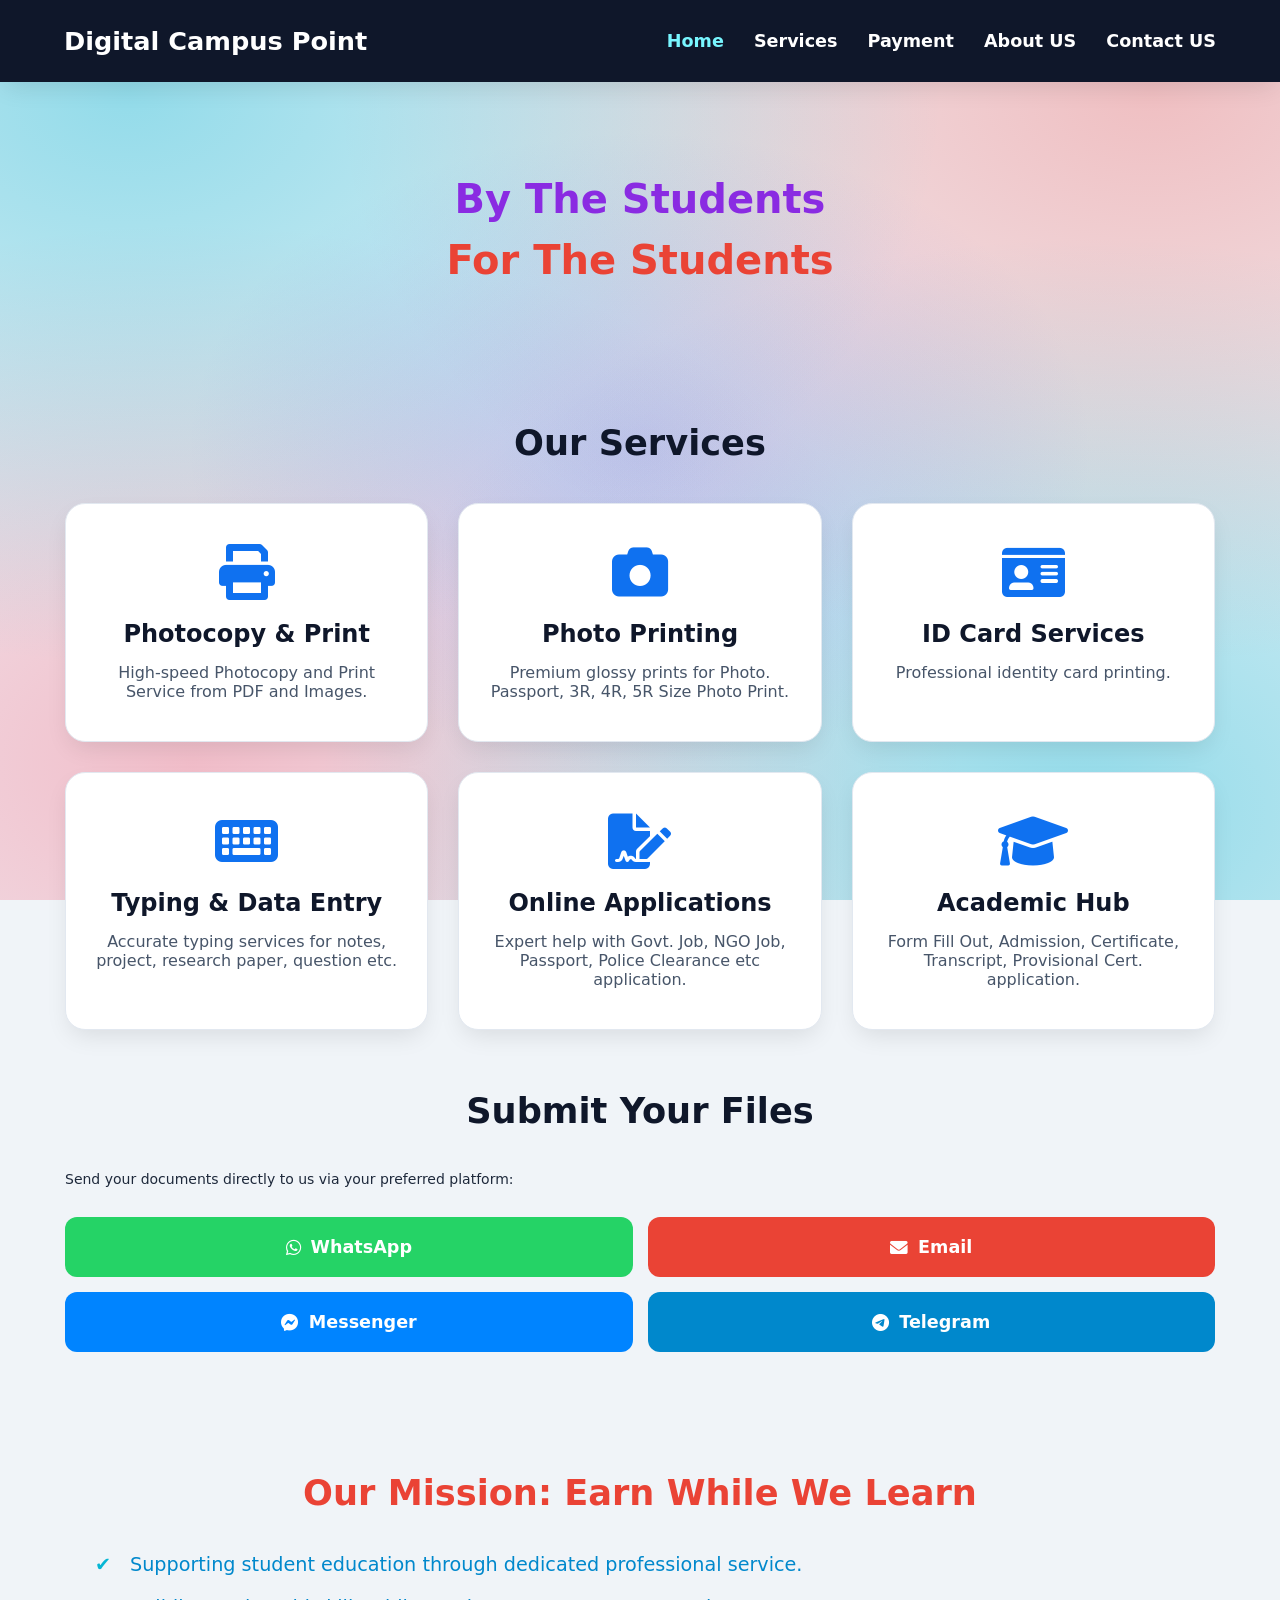
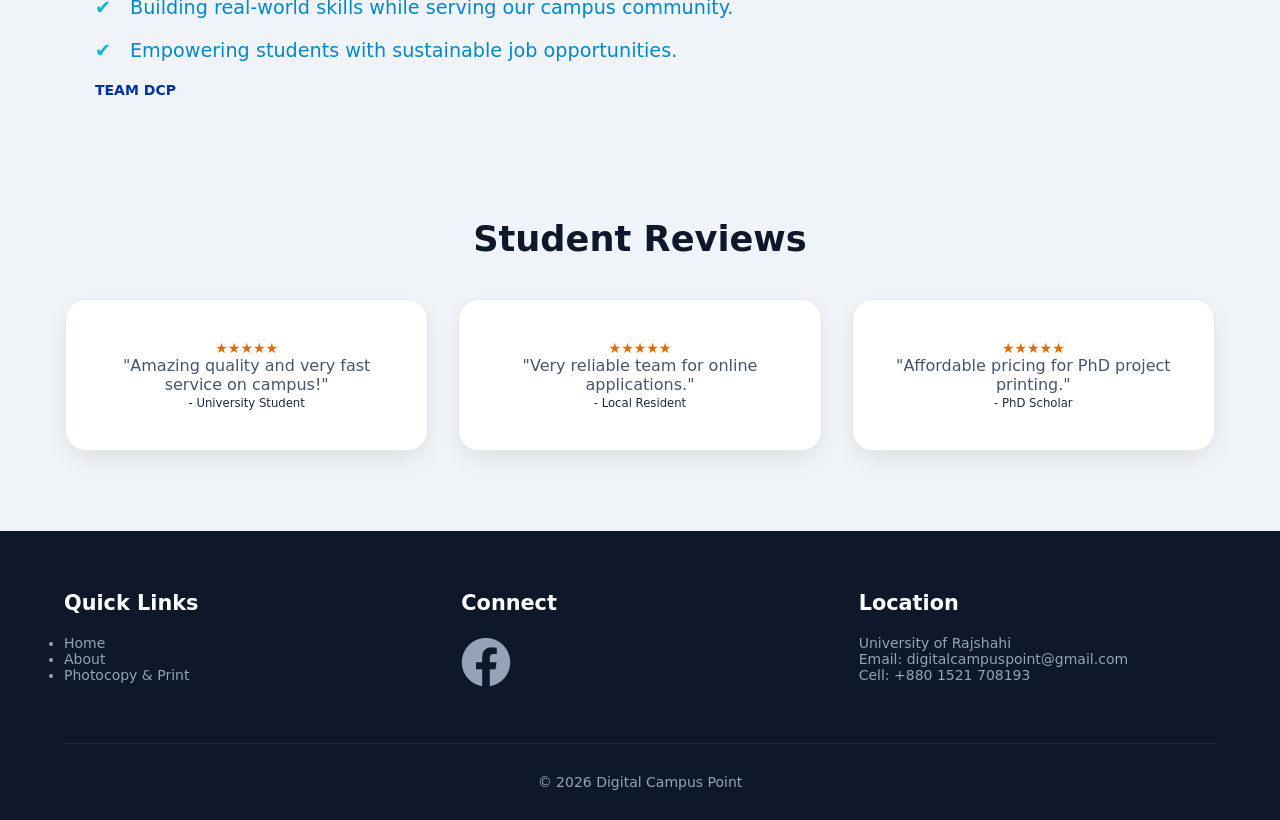
<file: index.html>
<!doctypehtml><html lang=en><meta charset=UTF-8><meta content="width=device-width,initial-scale=1"name=viewport><title>Digital Campus Point | DCP</title><link href=https://cdnjs.cloudflare.com/ajax/libs/font-awesome/6.0.0/css/all.min.css rel=stylesheet><link href=style.css rel=stylesheet><link href=img/favicon.ico rel=icon type=image/x-icon><header><div class=header-container><div class=logo><a href=index.html style=color:#fff>Digital Campus Point</a></div><div class=menu-toggle id=mobile-menu><span></span><span></span><span></span></div><nav id=navbar><ul class=nav-links><li><a href=index.html style=color:#78f6ff>Home</a><li><a href=page/services.html>Services</a><li><a href=page/payment.html>Payment</a><li><a href=page/about_us.html>About US</a><li><a href=page/contact_us.html>Contact US</a></ul></nav></div></header><section id=home class=slider-container><div class=slider><div class="slide active"><div class=slide-content><h1 style=color:#8a2be2;font-weight:800>By The Students</h1><h1 style=color:#ea4335;font-weight:800>For The Students</h1></div></div><div class=slide><div class=slide-content><h2>Get Your Solution with Lowest Price</h2><p style=color:#0f172a>High-quality digital solutions for the campus. Digital Campus Point (DCP) Team 13 Hours active in everyday to provide best services.</div></div></div></section><main class=container><section id=services><h2 class=section-title>Our Services</h2><div class=grid><a href=services/copy_print.html class=card-link><div class=card><i class="fas service-icon fa-print"></i><h3>Photocopy & Print</h3><p>High-speed Photocopy and Print Service from PDF and Images.</div></a><a href=services/photo_print.html class=card-link><div class=card><i class="fas service-icon fa-camera"></i><h3>Photo Printing</h3><p>Premium glossy prints for Photo.<br>Passport, 3R, 4R, 5R Size Photo Print.</div></a><a href=services/id_card.html class=card-link><div class=card><i class="fas service-icon fa-id-card"></i><h3>ID Card Services</h3><p>Professional identity card printing.</div></a><a href=services/typing.html class=card-link><div class=card><i class="fas service-icon fa-keyboard"></i><h3>Typing & Data Entry</h3><p>Accurate typing services for notes, project, research paper, question etc.</div></a><a href=services/online_application.html class=card-link><div class=card><i class="fas service-icon fa-file-signature"></i><h3>Online Applications</h3><p>Expert help with Govt. Job, NGO Job, Passport, Police Clearance etc application.</div></a><a href=services/academic_hub.html class=card-link><div class=card><i class="fas service-icon fa-graduation-cap"></i><h3>Academic Hub</h3><p>Form Fill Out, Admission, Certificate, Transcript, Provisional Cert. application.</div></a></div></section><section id=submit-file class=submit-section><h2 class=section-title>Submit Your Files</h2><p class=submit-subtitle>Send your documents directly to us via your preferred platform:<div class=submit-grid><a href=https://wa.me/+8801521708193 class="submit-card wa"target=_blank><i class="fab fa-whatsapp"></i><span>WhatsApp</span></a><a href="mailto:digitalcampuspoint@gmail.com?subject=File Submission"class="submit-card mail"><i class="fas fa-envelope"></i><span>Email</span></a><a href=https://www.facebook.com/DigitalCampusPoint/ class="submit-card fb"target=_blank><i class="fab fa-facebook-messenger"></i><span>Messenger</span></a><a href=https://t.me/DCP_Support class="submit-card tg"target=_blank><i class="fab fa-telegram-plane"></i><span>Telegram</span></a></div></section><section id=mission><h2 class=section-title>Our Mission: Earn While We Learn</h2><div class=mission-row><div class=mission-text><p>Supporting student education through dedicated professional service.<p>Building real-world skills while serving our campus community.<p>Empowering students with sustainable job opportunities.</div><div class=team-box><b>TEAM DCP</b></div></div></section><section id=reviews><h2 class=section-title>Student Reviews</h2><div class=grid><div class="card review"><div class=stars>★★★★★</div><p>"Amazing quality and very fast service on campus!"</p><small>- University Student</small></div><div class="card review"><div class=stars>★★★★★</div><p>"Very reliable team for online applications."</p><small>- Local Resident</small></div><div class="card review"><div class=stars>★★★★★</div><p>"Affordable pricing for PhD project printing."</p><small>- PhD Scholar</small></div></div></section></main><footer><div class=footer-container><div class=footer-col><h4>Quick Links</h4><ul><li><a href=index.html>Home</a><li><a href=page/about_us.html>About</a><li><a href=services/copy_print.html>Photocopy & Print</a></ul></div><div class=footer-col><h4>Connect</h4><div class=social-icons><a href=https://www.facebook.com/DigitalCampusPoint/ target=_blank><i class="fab fa-facebook"></i></a></div></div><div class=footer-col id=contact><h4>Location</h4><p>University of Rajshahi<p>Email: digitalcampuspoint@gmail.com<p>Cell: +880 1521 708193</div></div><div class=footer-bottom>© 2026 Digital Campus Point</div></footer><script src=script.js></script>
</file>
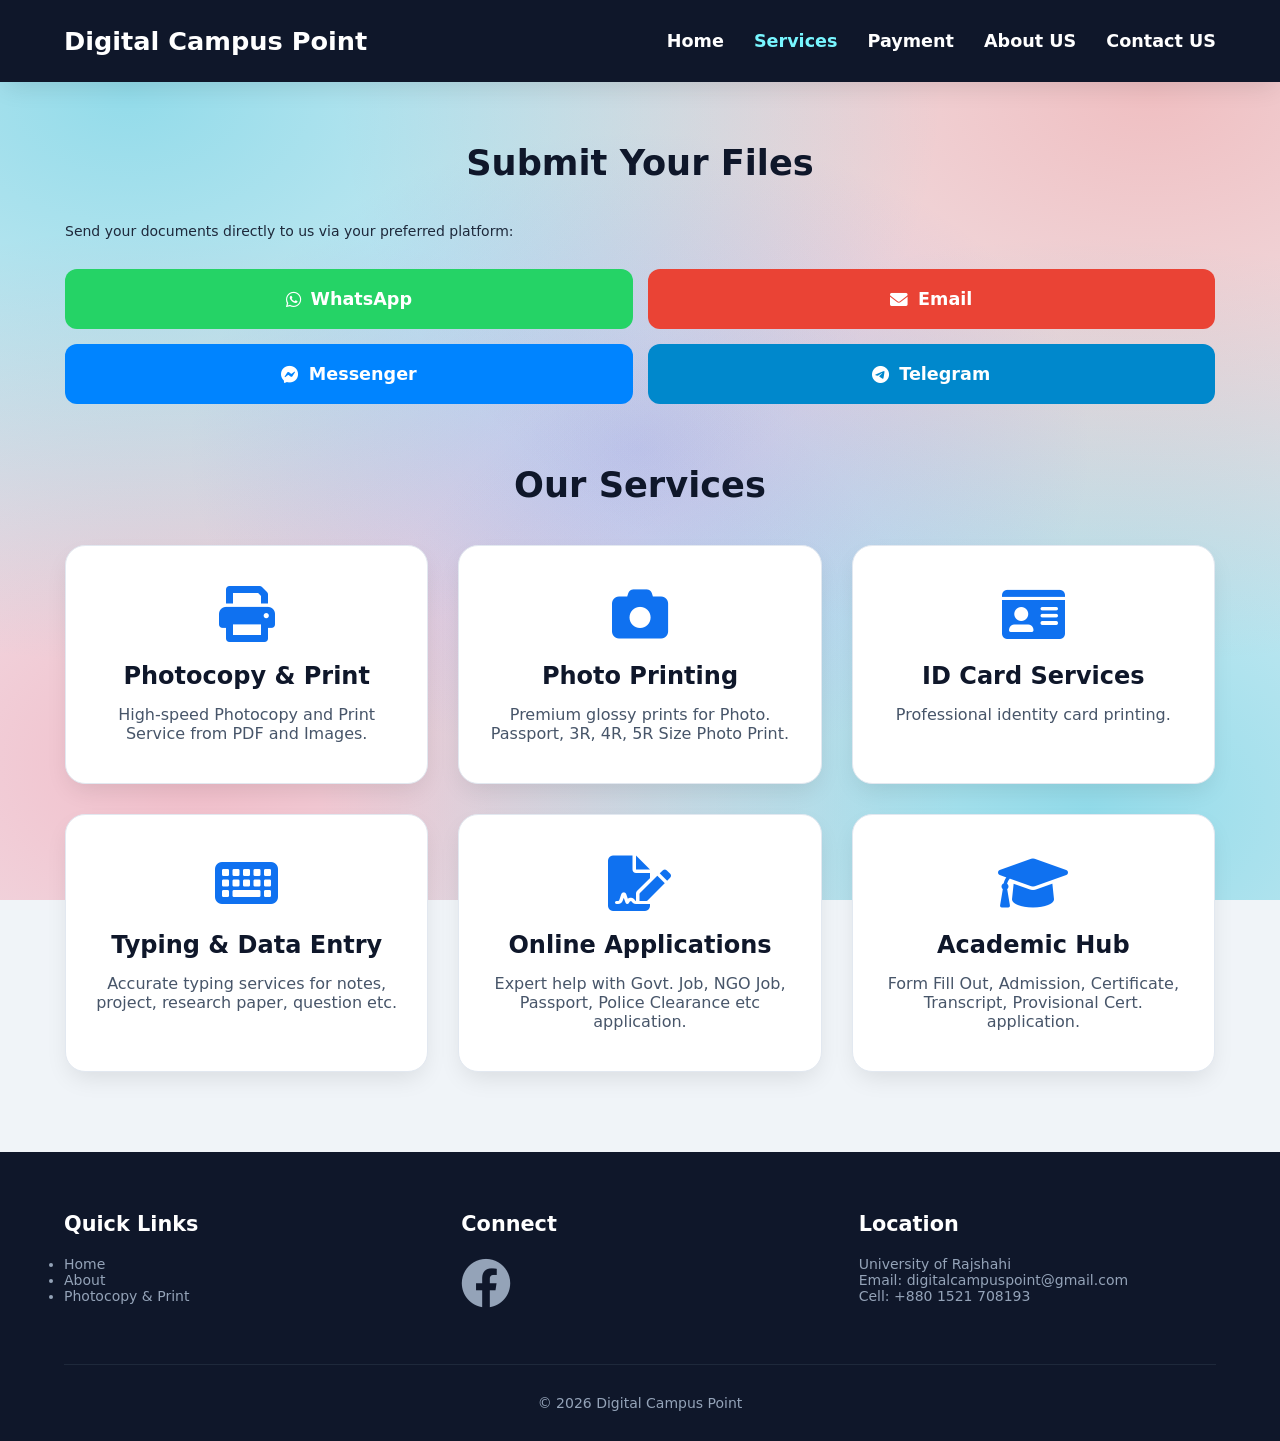
<file: Order/order.html>
<!doctypehtml><html lang=en><meta charset=UTF-8><meta content="width=device-width,initial-scale=1"name=viewport><title>Order | DCP</title><link href=https://cdnjs.cloudflare.com/ajax/libs/font-awesome/6.0.0/css/all.min.css rel=stylesheet><link href=../style.css rel=stylesheet><link href=../img/favicon.ico rel=icon type=image/x-icon><header><div class=header-container><div class=logo><a href=../index.html style=color:#fff>Digital Campus Point</a></div><div class=menu-toggle id=mobile-menu><span></span><span></span><span></span></div><nav id=navbar><ul class=nav-links><li><a href=../index.html>Home</a><li><a href=../page/services.html style=color:#78f6ff>Services</a><li><a href=../page/payment.html>Payment</a><li><a href=../page/about_us.html>About US</a><li><a href=../page/contact_us.html>Contact US</a></ul></nav></div></header><main class=container><section id=submit-file class=submit-section><h2 class=section-title>Submit Your Files</h2><p class=submit-subtitle>Send your documents directly to us via your preferred platform:<div class=submit-grid><a href=https://wa.me/+8801410546476 class="submit-card wa"target=_blank><i class="fab fa-whatsapp"></i><span>WhatsApp</span></a><a href="mailto:digitalcampuspoint@gmail.com?subject=File Submission"class="submit-card mail"><i class="fas fa-envelope"></i><span>Email</span></a><a href=https://www.facebook.com/DigitalCampusPoint/ class="submit-card fb"target=_blank><i class="fab fa-facebook-messenger"></i><span>Messenger</span></a><a href=https://t.me/DCP_Support class="submit-card tg"target=_blank><i class="fab fa-telegram-plane"></i><span>Telegram</span></a></div></section><section id=services><h2 class=section-title>Our Services</h2><div class=grid><a href=../services/copy_print.html class=card-link><div class=card><i class="fas service-icon fa-print"></i><h3>Photocopy & Print</h3><p>High-speed Photocopy and Print Service from PDF and Images.</div></a><a href=../services/photo_print.html class=card-link><div class=card><i class="fas service-icon fa-camera"></i><h3>Photo Printing</h3><p>Premium glossy prints for Photo.<br>Passport, 3R, 4R, 5R Size Photo Print.</div></a><a href=../services/id_card.html class=card-link><div class=card><i class="fas service-icon fa-id-card"></i><h3>ID Card Services</h3><p>Professional identity card printing.</div></a><a href=../services/typing.html class=card-link><div class=card><i class="fas service-icon fa-keyboard"></i><h3>Typing & Data Entry</h3><p>Accurate typing services for notes, project, research paper, question etc.</div></a><a href=../services/online_application.html class=card-link><div class=card><i class="fas service-icon fa-file-signature"></i><h3>Online Applications</h3><p>Expert help with Govt. Job, NGO Job, Passport, Police Clearance etc application.</div></a><a href=../services/academic_hub.html class=card-link><div class=card><i class="fas service-icon fa-graduation-cap"></i><h3>Academic Hub</h3><p>Form Fill Out, Admission, Certificate, Transcript, Provisional Cert. application.</div></a></div></section></main><footer><div class=footer-container><div class=footer-col><h4>Quick Links</h4><ul><li><a href=../index.html>Home</a><li><a href=../page/about_us.html>About</a><li><a href=copy_print.html>Photocopy & Print</a></ul></div><div class=footer-col><h4>Connect</h4><div class=social-icons><a href=https://www.facebook.com/DigitalCampusPoint/ target=_blank><i class="fab fa-facebook"></i></a></div></div><div class=footer-col id=contact><h4>Location</h4><p>University of Rajshahi<p>Email: digitalcampuspoint@gmail.com<p>Cell: +880 1521 708193</div></div><div class=footer-bottom>© 2026 Digital Campus Point</div></footer><script src=../script.js></script>
</file>
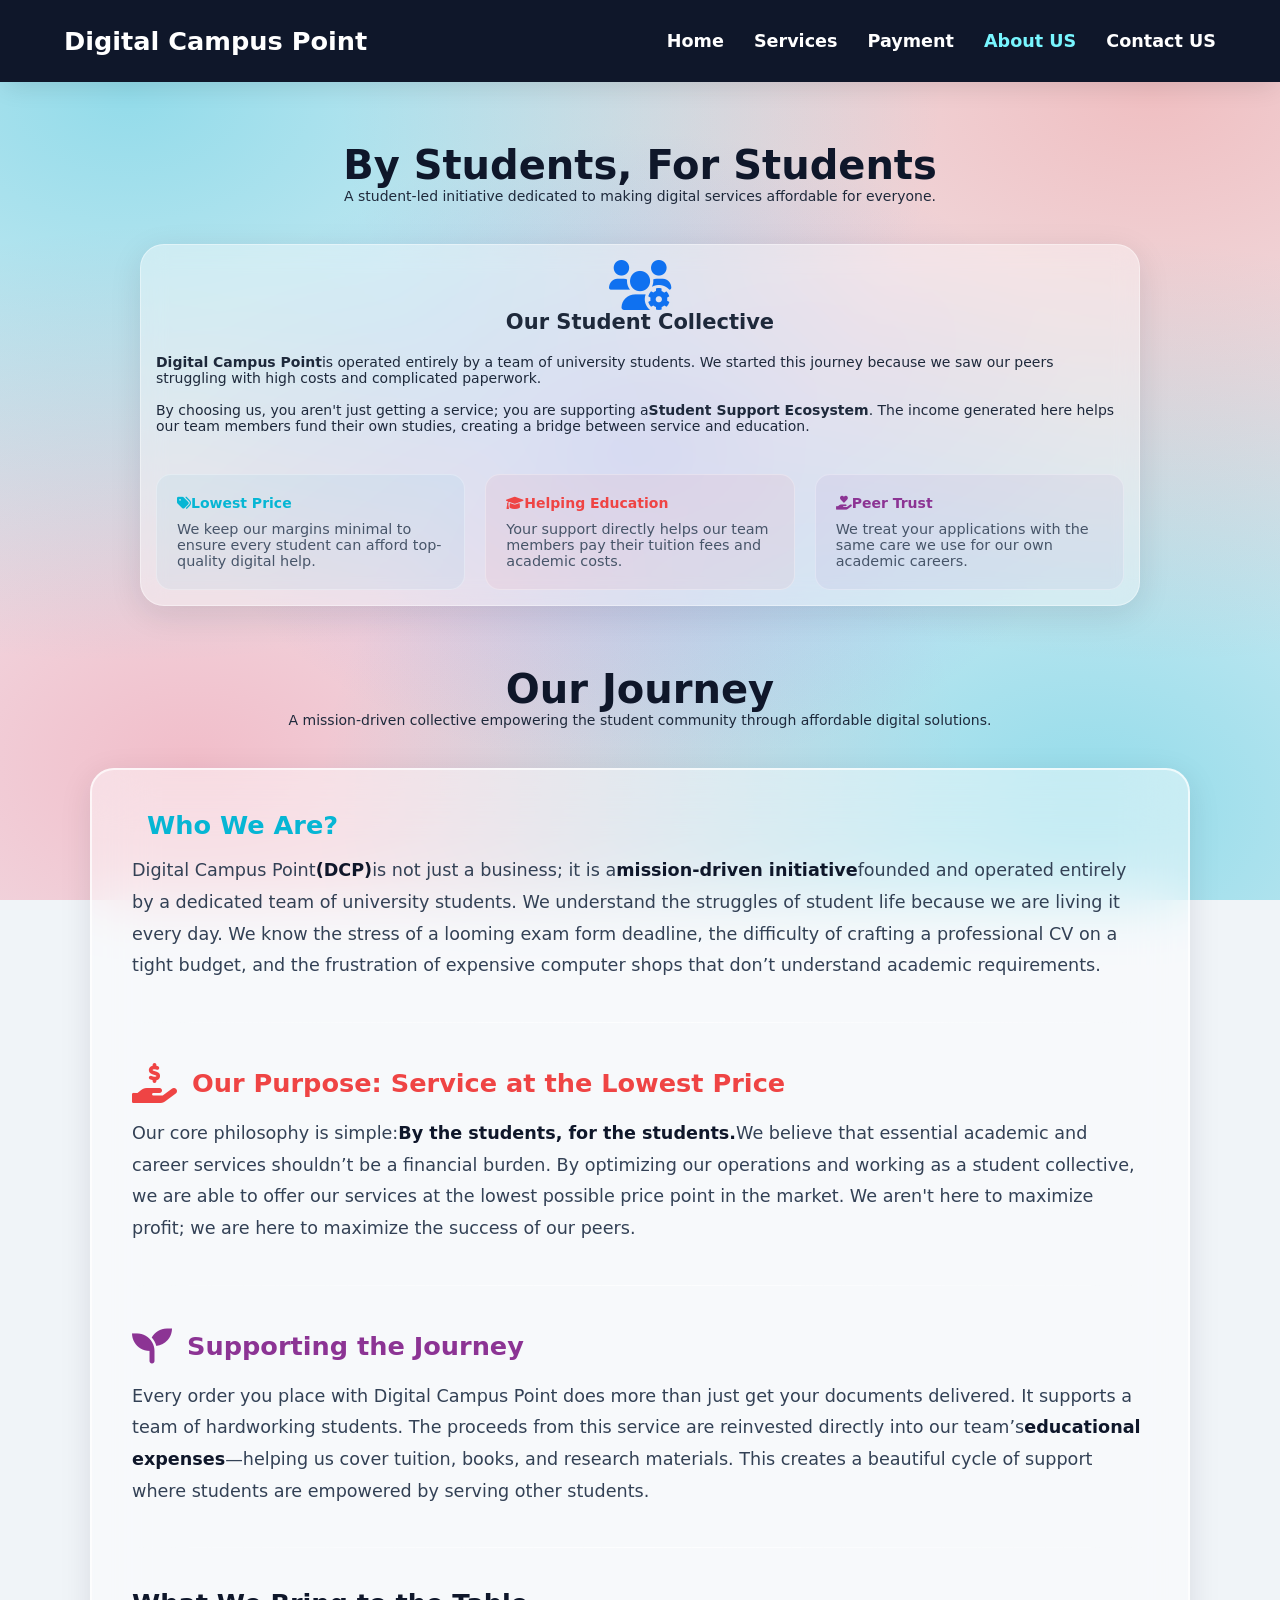
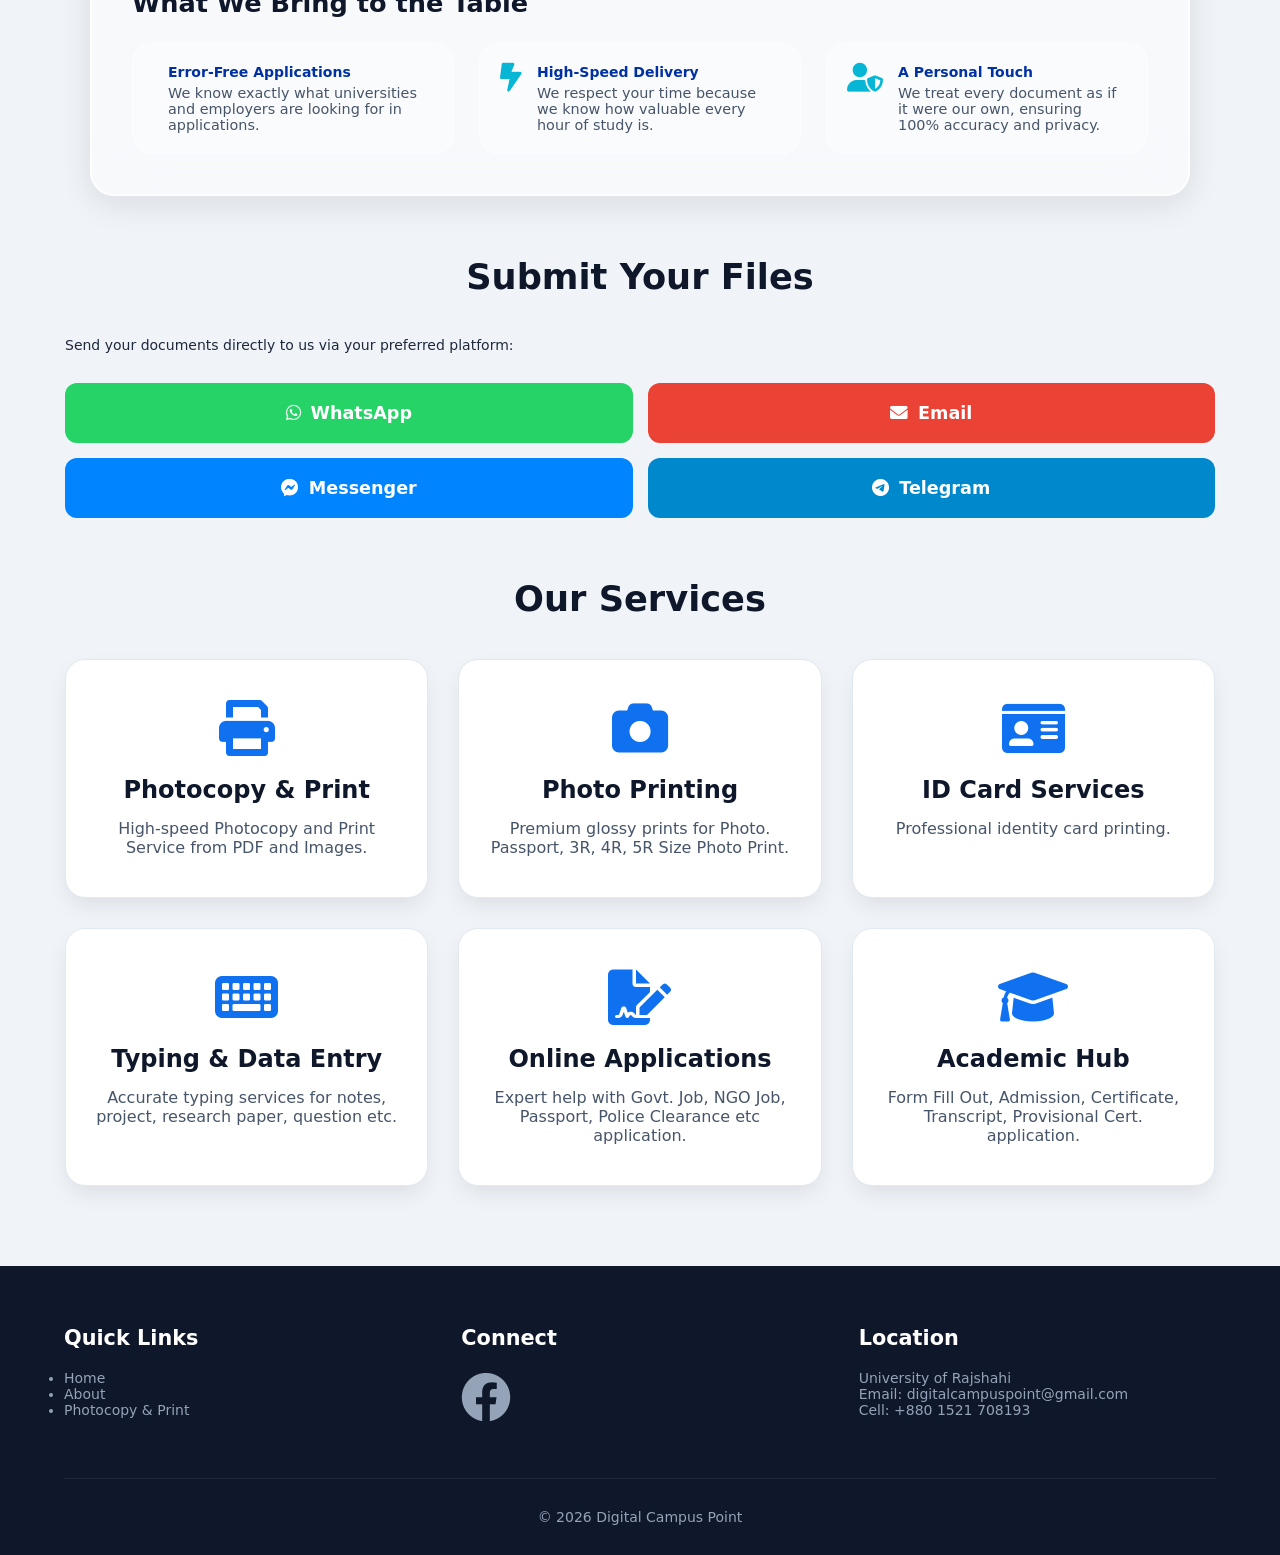
<file: page/about_us.html>
<!doctypehtml><html lang=en><meta charset=UTF-8><meta content="width=device-width,initial-scale=1"name=viewport><title>About US | DCP</title><link href=https://cdnjs.cloudflare.com/ajax/libs/font-awesome/6.0.0/css/all.min.css rel=stylesheet><link href=../style.css rel=stylesheet><link href=../img/favicon.ico rel=icon type=image/x-icon><header><div class=header-container><div class=logo><a href=../index.html style=color:#fff>Digital Campus Point</a></div><div class=menu-toggle id=mobile-menu><span></span><span></span><span></span></div><nav id=navbar><ul class=nav-links><li><a href=../index.html>Home</a><li><a href=services.html>Services</a><li><a href=payment.html>Payment</a><li><a href=about_us.html style=color:#78f6ff>About US</a><li><a href=contact_us.html>Contact US</a></ul></nav></div></header><main class=container><section id=about-mission class=pricing-wrap><div class=pricing-header-main><h1>By Students, For Students</h1><p>A student-led initiative dedicated to making digital services affordable for everyone.</div><div class=pricing-flex-container style=max-width:1000px;display:block><div class=service-price-card style=max-width:100%;text-align:left><div class=card-head><i class="fas fa-users-cog"></i><h2>Our Student Collective</h2></div><div class=about-content style=margin-top:20px><p><strong>Digital Campus Point</strong>is operated entirely by a team of university students. We started this journey because we saw our peers struggling with high costs and complicated paperwork.</p><br><p>By choosing us, you aren't just getting a service; you are supporting a<strong>Student Support Ecosystem</strong>. The income generated here helps our team members fund their own studies, creating a bridge between service and education.<div style=display:grid;grid-template-columns:repeat(auto-fit,minmax(250px,1fr));gap:20px;margin-top:30px><div class=price-box style=text-align:left;padding:20px;background:rgba(6,182,212,.05)><h4 style=color:#06b6d4;margin-bottom:10px><i class="fas fa-tags"></i>Lowest Price</h4><p style=font-size:.9rem;color:#475569>We keep our margins minimal to ensure every student can afford top-quality digital help.</div><div class=price-box style=text-align:left;padding:20px;background:rgba(239,68,68,.05)><h4 style=color:#ef4444;margin-bottom:10px><i class="fas fa-graduation-cap"></i>Helping Education</h4><p style=font-size:.9rem;color:#475569>Your support directly helps our team members pay their tuition fees and academic costs.</div><div class=price-box style=text-align:left;padding:20px;background:rgba(140,52,148,.05)><h4 style=color:#8c3494;margin-bottom:10px><i class="fas fa-hand-holding-heart"></i>Peer Trust</h4><p style=font-size:.9rem;color:#475569>We treat your applications with the same care we use for our own academic careers.</div></div></div></div></div></section><section id=about-us-detailed class=pricing-wrap><div class=pricing-header-main><h1>Our Journey</h1><p>A mission-driven collective empowering the student community through affordable digital solutions.</div><div class=pricing-flex-container style=max-width:1100px;display:block><div class="service-price-card about-glass-card"><div class=about-section><div class=card-head style=text-align:left;display:flex;align-items:center;gap:15px><i class="fas fa-users-viewfinder"style=font-size:2.5rem;color:#06b6d4></i><h2 style=margin:0;color:#06b6d4>Who We Are?</h2></div><p class=about-p>Digital Campus Point<strong>(DCP)</strong>is not just a business; it is a<strong>mission-driven initiative</strong>founded and operated entirely by a dedicated team of university students. We understand the struggles of student life because we are living it every day. We know the stress of a looming exam form deadline, the difficulty of crafting a professional CV on a tight budget, and the frustration of expensive computer shops that don’t understand academic requirements.</div><hr class=glass-hr><div class=about-section><div class=card-head style=text-align:left;display:flex;align-items:center;gap:15px><i class="fas fa-hand-holding-dollar"style=font-size:2.5rem;color:#ef4444></i><h2 style=margin:0;color:#ef4444>Our Purpose: Service at the Lowest Price</h2></div><p class=about-p>Our core philosophy is simple:<strong>By the students, for the students.</strong>We believe that essential academic and career services shouldn’t be a financial burden. By optimizing our operations and working as a student collective, we are able to offer our services at the lowest possible price point in the market. We aren't here to maximize profit; we are here to maximize the success of our peers.</div><hr class=glass-hr><div class=about-section><div class=card-head style=text-align:left;display:flex;align-items:center;gap:15px><i class="fas fa-seedling"style=font-size:2.5rem;color:#8c3494></i><h2 style=margin:0;color:#8c3494>Supporting the Journey</h2></div><p class=about-p>Every order you place with Digital Campus Point does more than just get your documents delivered. It supports a team of hardworking students. The proceeds from this service are reinvested directly into our team’s<strong>educational expenses</strong>—helping us cover tuition, books, and research materials. This creates a beautiful cycle of support where students are empowered by serving other students.</div><hr class=glass-hr><div class=about-section><div class=card-head style=text-align:left;margin-bottom:25px><h2 style=margin:0>What We Bring to the Table</h2></div><div class=about-features-grid><div class=feature-item><i class="fas fa-file-circle-check"></i><div><h4>Error-Free Applications</h4><p>We know exactly what universities and employers are looking for in applications.</div></div><div class=feature-item><i class="fas fa-bolt-lightning"></i><div><h4>High-Speed Delivery</h4><p>We respect your time because we know how valuable every hour of study is.</div></div><div class=feature-item><i class="fas fa-user-shield"></i><div><h4>A Personal Touch</h4><p>We treat every document as if it were our own, ensuring 100% accuracy and privacy.</div></div></div></div></div></div></section><section id=submit-file class=submit-section><h2 class=section-title>Submit Your Files</h2><p class=submit-subtitle>Send your documents directly to us via your preferred platform:<div class=submit-grid><a href=https://wa.me/+8801521708193 class="submit-card wa"target=_blank><i class="fab fa-whatsapp"></i><span>WhatsApp</span></a><a href="mailto:digitalcampuspoint@gmail.com?subject=File Submission"class="submit-card mail"><i class="fas fa-envelope"></i><span>Email</span></a><a href=https://www.facebook.com/DigitalCampusPoint/ class="submit-card fb"target=_blank><i class="fab fa-facebook-messenger"></i><span>Messenger</span></a><a href=https://t.me/DCP_Support class="submit-card tg"target=_blank><i class="fab fa-telegram-plane"></i><span>Telegram</span></a></div></section><section id=services><h2 class=section-title>Our Services</h2><div class=grid><a href=../services/copy_print.html class=card-link><div class=card><i class="fas service-icon fa-print"></i><h3>Photocopy & Print</h3><p>High-speed Photocopy and Print Service from PDF and Images.</div></a><a href=../services/photo_print.html class=card-link><div class=card><i class="fas service-icon fa-camera"></i><h3>Photo Printing</h3><p>Premium glossy prints for Photo.<br>Passport, 3R, 4R, 5R Size Photo Print.</div></a><a href=../services/id_card.html class=card-link><div class=card><i class="fas service-icon fa-id-card"></i><h3>ID Card Services</h3><p>Professional identity card printing.</div></a><a href=../services/typing.html class=card-link><div class=card><i class="fas service-icon fa-keyboard"></i><h3>Typing & Data Entry</h3><p>Accurate typing services for notes, project, research paper, question etc.</div></a><a href=../services/online_application.html class=card-link><div class=card><i class="fas service-icon fa-file-signature"></i><h3>Online Applications</h3><p>Expert help with Govt. Job, NGO Job, Passport, Police Clearance etc application.</div></a><a href=../services/academic_hub.html class=card-link><div class=card><i class="fas service-icon fa-graduation-cap"></i><h3>Academic Hub</h3><p>Form Fill Out, Admission, Certificate, Transcript, Provisional Cert. application.</div></a></div></section></main><footer><div class=footer-container><div class=footer-col><h4>Quick Links</h4><ul><li><a href=../index.html>Home</a><li><a href=about_us.html>About</a><li><a href=../services/copy_print.html>Photocopy & Print</a></ul></div><div class=footer-col><h4>Connect</h4><div class=social-icons><a href=https://www.facebook.com/DigitalCampusPoint/ target=_blank><i class="fab fa-facebook"></i></a></div></div><div class=footer-col id=contact><h4>Location</h4><p>University of Rajshahi<p>Email: digitalcampuspoint@gmail.com<p>Cell: +880 1521 708193</div></div><div class=footer-bottom>© 2026 Digital Campus Point</div></footer><script src=../script.js></script>
</file>
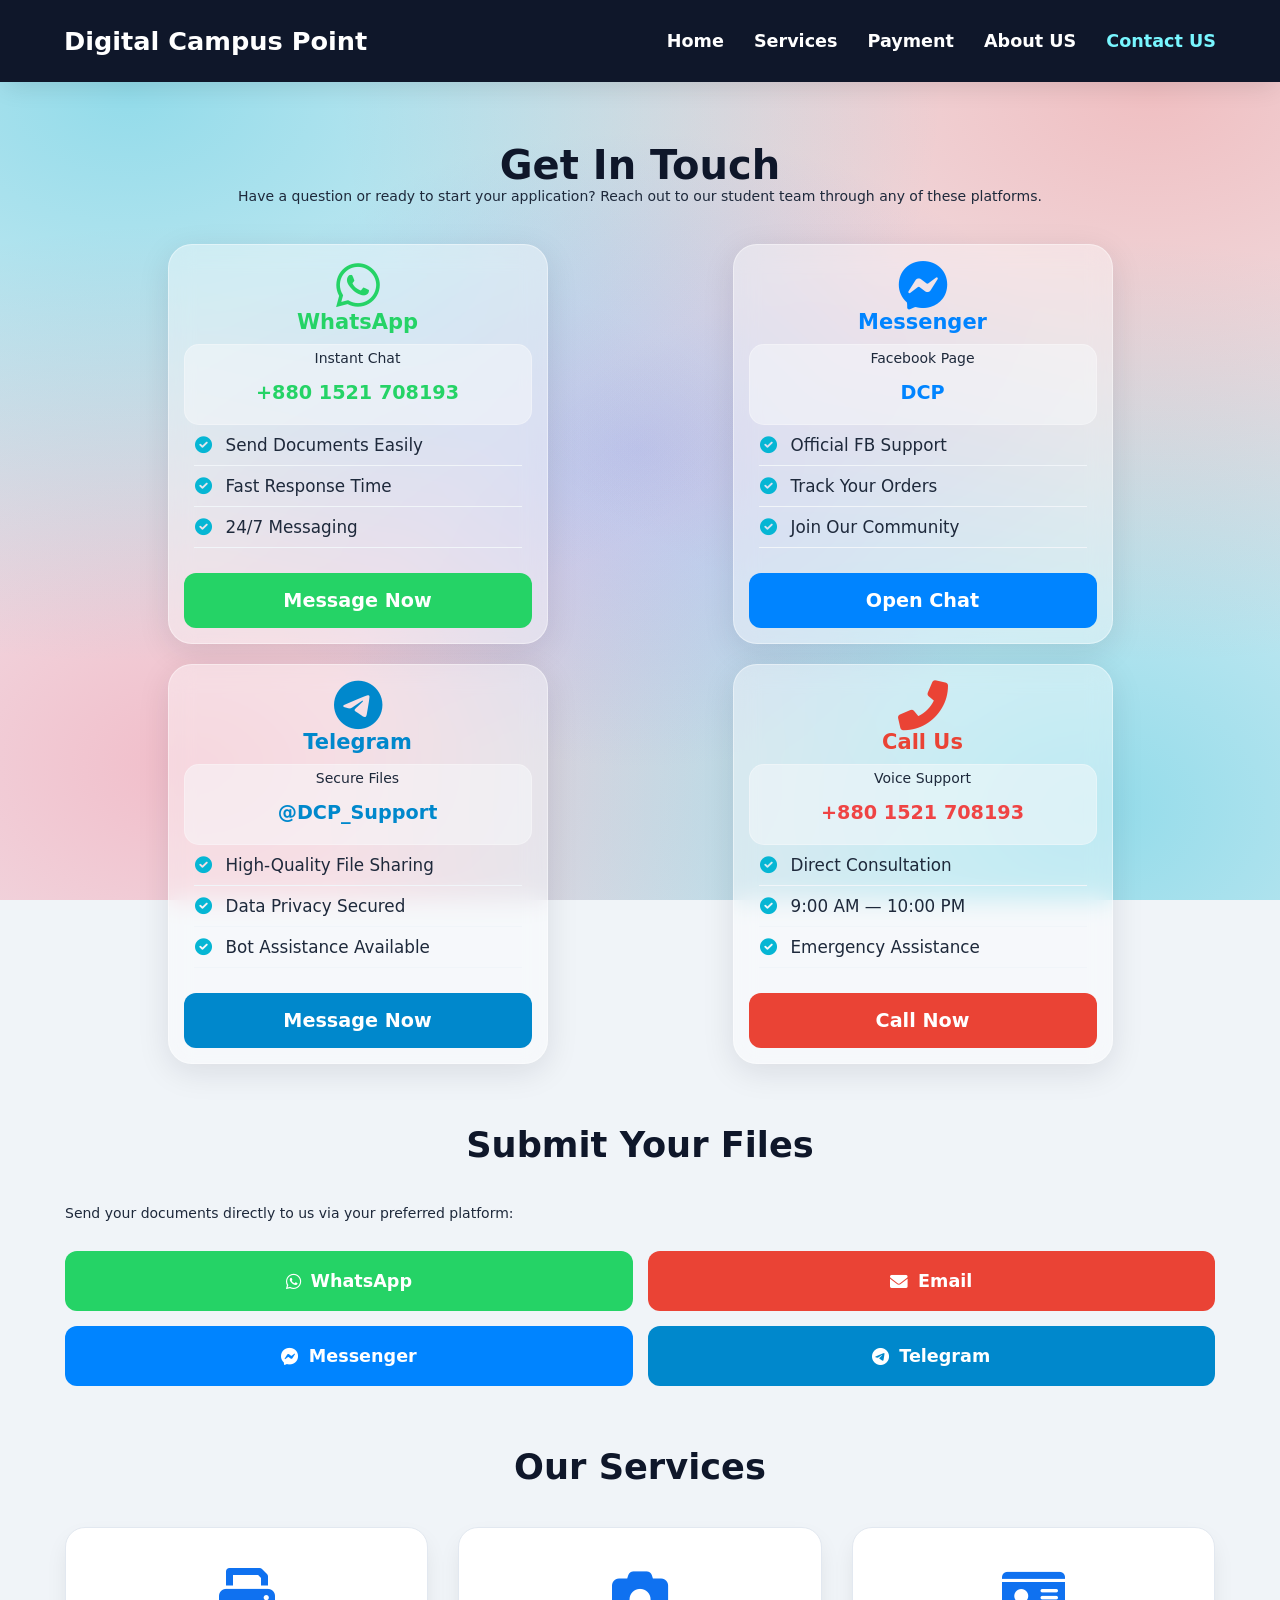
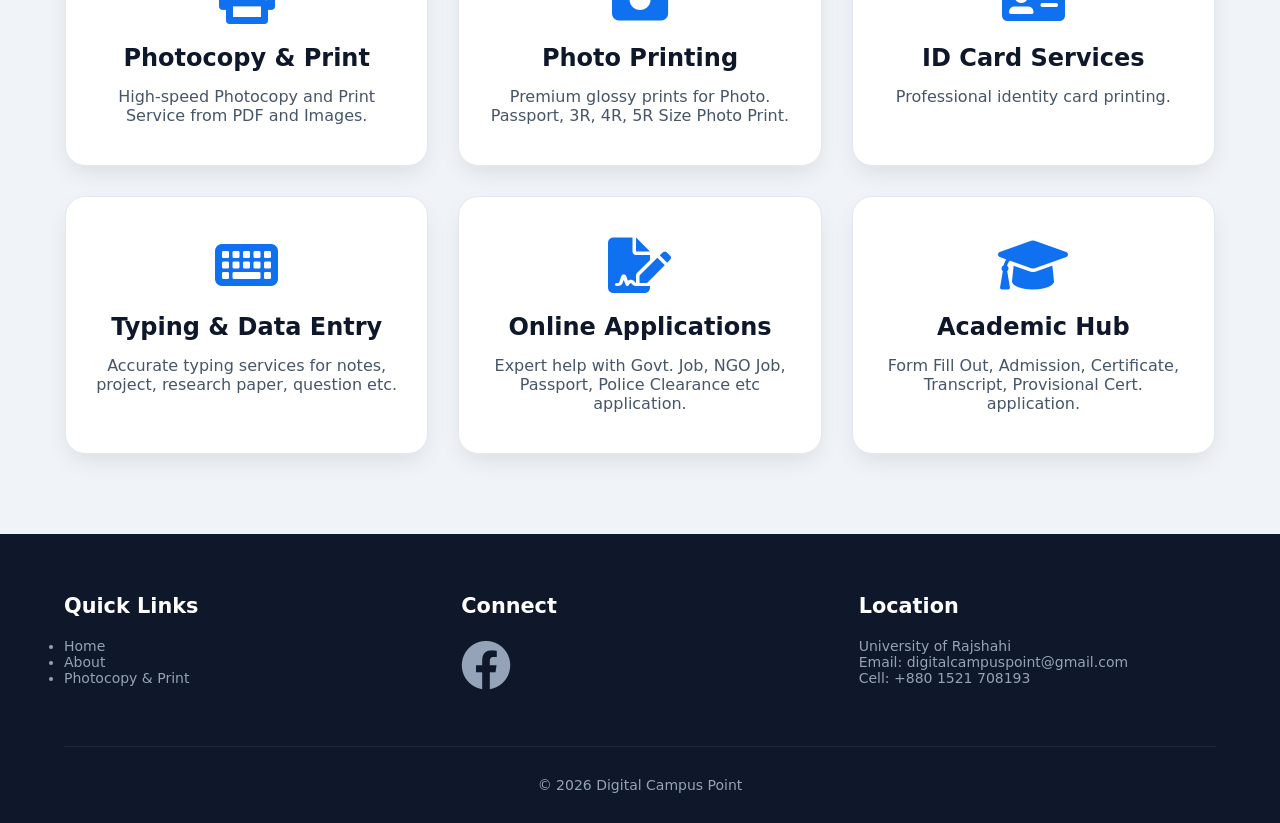
<file: page/contact_us.html>
﻿<!doctypehtml><html lang=en><meta charset=UTF-8><meta content="width=device-width,initial-scale=1"name=viewport><title>Contact US | DCP</title><link href=https://cdnjs.cloudflare.com/ajax/libs/font-awesome/6.0.0/css/all.min.css rel=stylesheet><link href=../style.css rel=stylesheet><link href=../img/favicon.ico rel=icon type=image/x-icon><header><div class=header-container><div class=logo><a href=../index.html style=color:#fff>Digital Campus Point</a></div><div class=menu-toggle id=mobile-menu><span></span><span></span><span></span></div><nav id=navbar><ul class=nav-links><li><a href=../index.html>Home</a><li><a href=services.html>Services</a><li><a href=payment.html>Payment</a><li><a href=about_us.html>About US</a><li><a href=contact_us.html style=color:#78f6ff>Contact US</a></ul></nav></div></header><main class=container><main class=container><div class=header-spacer></div><section id=contact-us class=pricing-wrap><div class=pricing-header-main><h1>Get In Touch</h1><p>Have a question or ready to start your application? Reach out to our student team through any of these platforms.</div><div class=pricing-flex-container><div class="contact-card service-price-card"><div class=card-head><i class="fab fa-whatsapp"style=color:#25d366></i><h2 style=color:#25d366>WhatsApp</h2></div><div class=price-box><span class=p-label>Instant Chat</span><span class=p-amount style=color:#25d366!important>+880 1521 708193</span></div><ul class=benefit-list><li><i class="fas fa-check-circle"></i>Send Documents Easily<li><i class="fas fa-check-circle"></i>Fast Response Time<li><i class="fas fa-check-circle"></i>24/7 Messaging</ul><div class=card-footer><a href=https://wa.me/+8801521708193 target="_blank" class=order-btn style=background:#25d366>Message Now</a></div></div><div class="contact-card service-price-card"><div class=card-head><i class="fab fa-facebook-messenger"style=color:#0084ff></i><h2 style=color:#0084ff>Messenger</h2></div><div class=price-box><span class=p-label>Facebook Page</span><span class=p-amount style=color:#0084ff!important>DCP</span></div><ul class=benefit-list><li><i class="fas fa-check-circle"></i>Official FB Support<li><i class="fas fa-check-circle"></i>Track Your Orders<li><i class="fas fa-check-circle"></i>Join Our Community</ul><div class=card-footer><a href=https://www.facebook.com/DigitalCampusPoint target="_blank" class=order-btn style=background:#0084ff>Open Chat</a></div></div></div><div class="pricing-flex-container gap"><div class="contact-card service-price-card"><div class=card-head><i class="fab fa-telegram-plane"style=color:#08c></i><h2 style=color:#08c>Telegram</h2></div><div class=price-box><span class=p-label>Secure Files</span><span class=p-amount style=color:#08c!important>@DCP_Support</span></div><ul class=benefit-list><li><i class="fas fa-check-circle"></i>High-Quality File Sharing<li><i class="fas fa-check-circle"></i>Data Privacy Secured<li><i class="fas fa-check-circle"></i>Bot Assistance Available</ul><div class=card-footer><a href=https://t.me/DCP_Support class=order-btn style=background:#08c target=_blank>Message Now</a></div></div><div class="contact-card service-price-card"><div class=card-head><i class="fas fa-phone-alt"style=color:#ea4335></i><h2 style=color:#ea4335>Call Us</h2></div><div class=price-box><span class=p-label>Voice Support</span><span class=p-amount style=color:#ea4335>+880 1521 708193</span></div><ul class=benefit-list><li><i class="fas fa-check-circle"></i>Direct Consultation<li><i class="fas fa-check-circle"></i>9:00 AM — 10:00 PM<li><i class="fas fa-check-circle"></i>Emergency Assistance</ul><div class=card-footer><a href=tel:+8801521708193 class=order-btn style=background:#ea4335>Call Now</a></div></div></div></section></main><section id=submit-file class=submit-section><h2 class=section-title>Submit Your Files</h2><p class=submit-subtitle>Send your documents directly to us via your preferred platform:<div class=submit-grid><a href=https://wa.me/+8801521708193 class="submit-card wa"target=_blank><i class="fab fa-whatsapp"></i><span>WhatsApp</span></a><a href="mailto:digitalcampuspoint@gmail.com?subject=File Submission"class="submit-card mail"><i class="fas fa-envelope"></i><span>Email</span></a><a href=https://www.facebook.com/DigitalCampusPoint/ class="submit-card fb"target=_blank><i class="fab fa-facebook-messenger"></i><span>Messenger</span></a><a href=https://t.me/DCP_Support class="submit-card tg"target=_blank><i class="fab fa-telegram-plane"></i><span>Telegram</span></a></div></section><section id=services><h2 class=section-title>Our Services</h2><div class=grid><a href=../services/copy_print.html class=card-link><div class=card><i class="fas service-icon fa-print"></i><h3>Photocopy & Print</h3><p>High-speed Photocopy and Print Service from PDF and Images.</div></a><a href=../services/photo_print.html class=card-link><div class=card><i class="fas service-icon fa-camera"></i><h3>Photo Printing</h3><p>Premium glossy prints for Photo.<br>Passport, 3R, 4R, 5R Size Photo Print.</div></a><a href=../services/id_card.html class=card-link><div class=card><i class="fas service-icon fa-id-card"></i><h3>ID Card Services</h3><p>Professional identity card printing.</div></a><a href=../services/typing.html class=card-link><div class=card><i class="fas service-icon fa-keyboard"></i><h3>Typing & Data Entry</h3><p>Accurate typing services for notes, project, research paper, question etc.</div></a><a href=../services/online_application.html class=card-link><div class=card><i class="fas service-icon fa-file-signature"></i><h3>Online Applications</h3><p>Expert help with Govt. Job, NGO Job, Passport, Police Clearance etc application.</div></a><a href=../services/academic_hub.html class=card-link><div class=card><i class="fas service-icon fa-graduation-cap"></i><h3>Academic Hub</h3><p>Form Fill Out, Admission, Certificate, Transcript, Provisional Cert. application.</div></a></div></section></main><footer><div class=footer-container><div class=footer-col><h4>Quick Links</h4><ul><li><a href=../index.html>Home</a><li><a href=about_us.html>About</a><li><a href=../services/copy_print.html>Photocopy & Print</a></ul></div><div class=footer-col><h4>Connect</h4><div class=social-icons><a href=https://www.facebook.com/DigitalCampusPoint/ target=_blank><i class="fab fa-facebook"></i></a></div></div><div class=footer-col id=contact><h4>Location</h4><p>University of Rajshahi<p>Email: digitalcampuspoint@gmail.com<p>Cell: +880 1521 708193</div></div><div class=footer-bottom>© 2026 Digital Campus Point</div></footer><script src=../script.js></script>
</file>
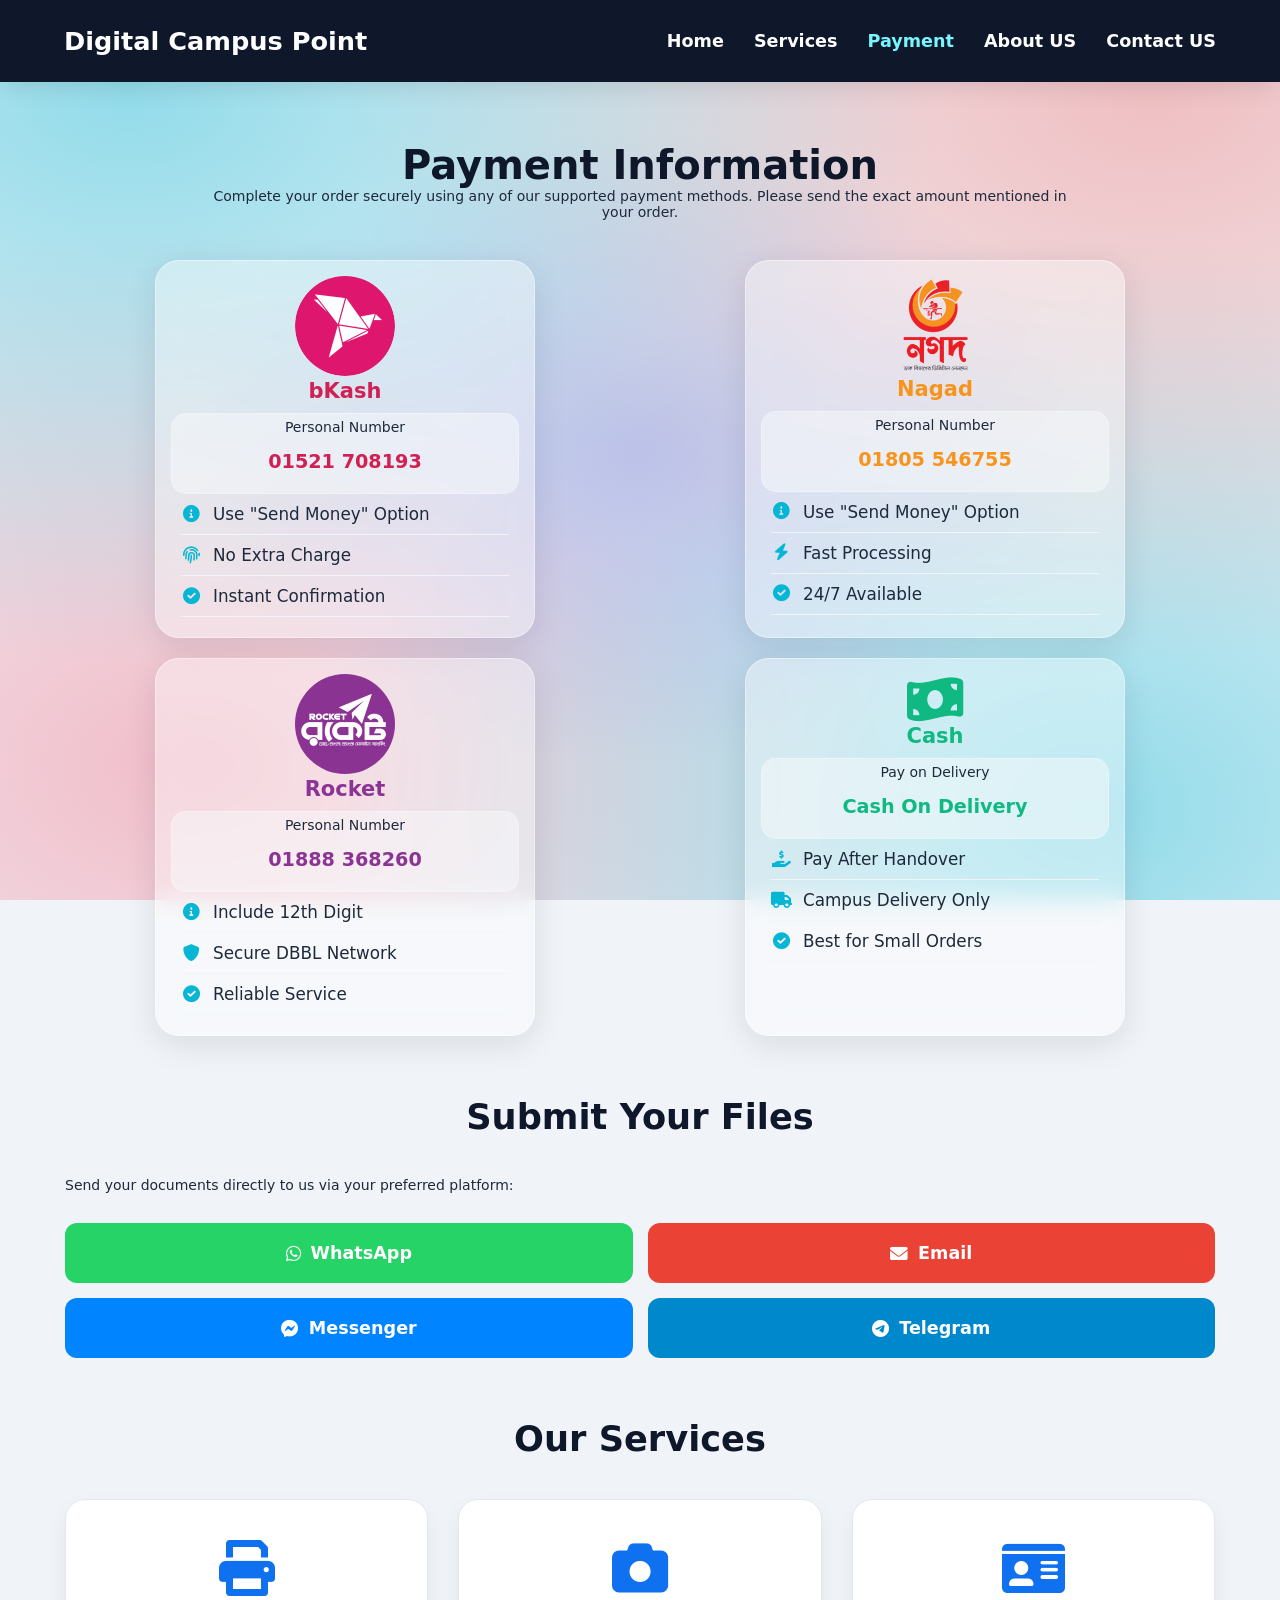
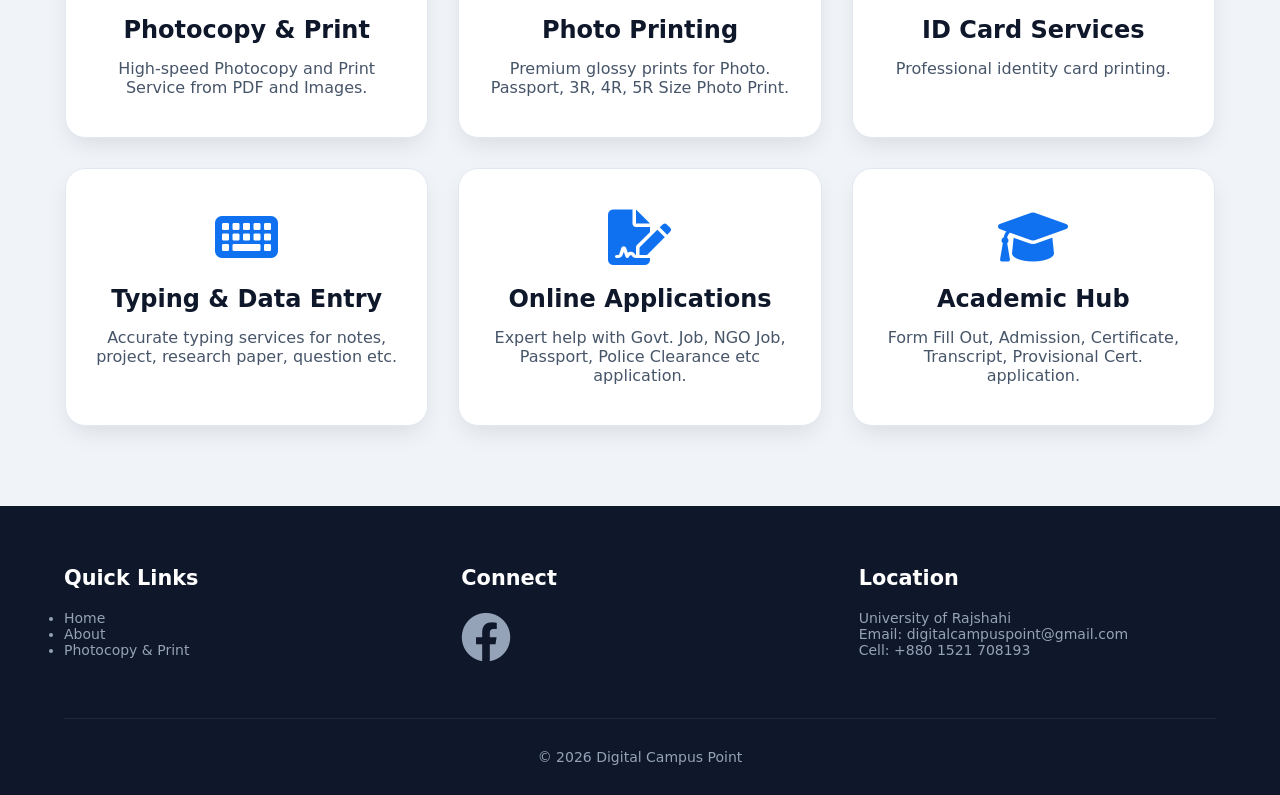
<file: page/payment.html>
﻿<!doctypehtml><html lang=en><meta charset=UTF-8><meta content="width=device-width,initial-scale=1"name=viewport><title>Payment Information | DCP</title><link href=https://cdnjs.cloudflare.com/ajax/libs/font-awesome/6.0.0/css/all.min.css rel=stylesheet><link href=../style.css rel=stylesheet><link href=../img/favicon.ico rel=icon type=image/x-icon><header><div class=header-container><div class=logo><a href=../index.html style=color:#fff>Digital Campus Point</a></div><div class=menu-toggle id=mobile-menu><span></span><span></span><span></span></div><nav id=navbar><ul class=nav-links><li><a href=../index.html>Home</a><li><a href=services.html>Services</a><li><a href=payment.html style=color:#78f6ff>Payment</a><li><a href=about_us.html>About US</a><li><a href=contact_us.html>Contact US</a></ul></nav></div></header><main class=container><main><div class=header-spacer></div><section id=payment-methods class=pricing-wrap><div class=pricing-header-main><h1>Payment Information</h1><p>Complete your order securely using any of our supported payment methods. Please send the exact amount mentioned in your order.</div><div class=pricing-flex-container><div class="payment-card service-price-card"><div class=card-head><img alt=bKash_icon src=../img/bkash.png class=payment><h2 style=color:#d12053>bKash</h2></div><div class=price-box><span class=p-label>Personal Number</span><span class=p-amount style=color:#d12053!important>01521 708193</span></div><ul class=benefit-list><li><i class="fas fa-info-circle"></i>Use "Send Money" Option<li><i class="fas fa-fingerprint"></i>No Extra Charge<li><i class="fas fa-check-circle"></i>Instant Confirmation</ul></div><div class="payment-card service-price-card"><div class=card-head><img alt=Nagad src=../img/nagad.png><h2 style=color:#f7941d>Nagad</h2></div><div class=price-box><span class=p-label>Personal Number</span><span class=p-amount style=color:#f7941d!important>01805 546755</span></div><ul class=benefit-list><li><i class="fas fa-info-circle"></i>Use "Send Money" Option<li><i class="fas fa-bolt"></i>Fast Processing<li><i class="fas fa-check-circle"></i>24/7 Available</ul></div></div><div class="pricing-flex-container gap"><div class="payment-card service-price-card"><div class=card-head><img alt=Rocket src=../img/rocket.jpg class=payment><h2 style=color:#8c3494>Rocket</h2></div><div class=price-box><span class=p-label>Personal Number</span><span class=p-amount style=color:#8c3494!important>01888 368260</span></div><ul class=benefit-list><li><i class="fas fa-info-circle"></i>Include 12th Digit<li><i class="fas fa-shield-alt"></i>Secure DBBL Network<li><i class="fas fa-check-circle"></i>Reliable Service</ul></div><div class="payment-card service-price-card"><div class=card-head><i class="fas fa-money-bill-wave"style=color:#10b981></i><h2 style=color:#10b981>Cash</h2></div><div class=price-box><span class=p-label>Pay on Delivery</span><span class=p-amount style=color:#10b981!important>Cash On Delivery</span></div><ul class=benefit-list><li><i class="fas fa-hand-holding-usd"></i>Pay After Handover<li><i class="fas fa-truck"></i>Campus Delivery Only<li><i class="fas fa-check-circle"></i>Best for Small Orders</ul></div></div></section></main><section id=submit-file class=submit-section><h2 class=section-title>Submit Your Files</h2><p class=submit-subtitle>Send your documents directly to us via your preferred platform:<div class=submit-grid><a href=https://wa.me/+8801521708193 class="submit-card wa"target=_blank><i class="fab fa-whatsapp"></i><span>WhatsApp</span></a><a href="mailto:digitalcampuspoint@gmail.com?subject=File Submission"class="submit-card mail"><i class="fas fa-envelope"></i><span>Email</span></a><a href=https://www.facebook.com/DigitalCampusPoint/ class="submit-card fb"target=_blank><i class="fab fa-facebook-messenger"></i><span>Messenger</span></a><a href=https://t.me/DCP_Support class="submit-card tg"target=_blank><i class="fab fa-telegram-plane"></i><span>Telegram</span></a></div></section><section id=services><h2 class=section-title>Our Services</h2><div class=grid><a href=../services/copy_print.html class=card-link><div class=card><i class="fas service-icon fa-print"></i><h3>Photocopy & Print</h3><p>High-speed Photocopy and Print Service from PDF and Images.</div></a><a href=../services/photo_print.html class=card-link><div class=card><i class="fas service-icon fa-camera"></i><h3>Photo Printing</h3><p>Premium glossy prints for Photo.<br>Passport, 3R, 4R, 5R Size Photo Print.</div></a><a href=../services/id_card.html class=card-link><div class=card><i class="fas service-icon fa-id-card"></i><h3>ID Card Services</h3><p>Professional identity card printing.</div></a><a href=../services/typing.html class=card-link><div class=card><i class="fas service-icon fa-keyboard"></i><h3>Typing & Data Entry</h3><p>Accurate typing services for notes, project, research paper, question etc.</div></a><a href=../services/online_application.html class=card-link><div class=card><i class="fas service-icon fa-file-signature"></i><h3>Online Applications</h3><p>Expert help with Govt. Job, NGO Job, Passport, Police Clearance etc application.</div></a><a href=../services/academic_hub.html class=card-link><div class=card><i class="fas service-icon fa-graduation-cap"></i><h3>Academic Hub</h3><p>Form Fill Out, Admission, Certificate, Transcript, Provisional Cert. application.</div></a></div></section></main><footer><div class=footer-container><div class=footer-col><h4>Quick Links</h4><ul><li><a href=../index.html>Home</a><li><a href=about_us.html>About</a><li><a href=../services/copy_print.html>Photocopy & Print</a></ul></div><div class=footer-col><h4>Connect</h4><div class=social-icons><a href=https://www.facebook.com/DigitalCampusPoint/ target=_blank><i class="fab fa-facebook"></i></a></div></div><div class=footer-col id=contact><h4>Location</h4><p>University of Rajshahi<p>Email: digitalcampuspoint@gmail.com<p>Cell: +880 1521 708193</div></div><div class=footer-bottom>© 2026 Digital Campus Point</div></footer><script src=../script.js></script>
</file>
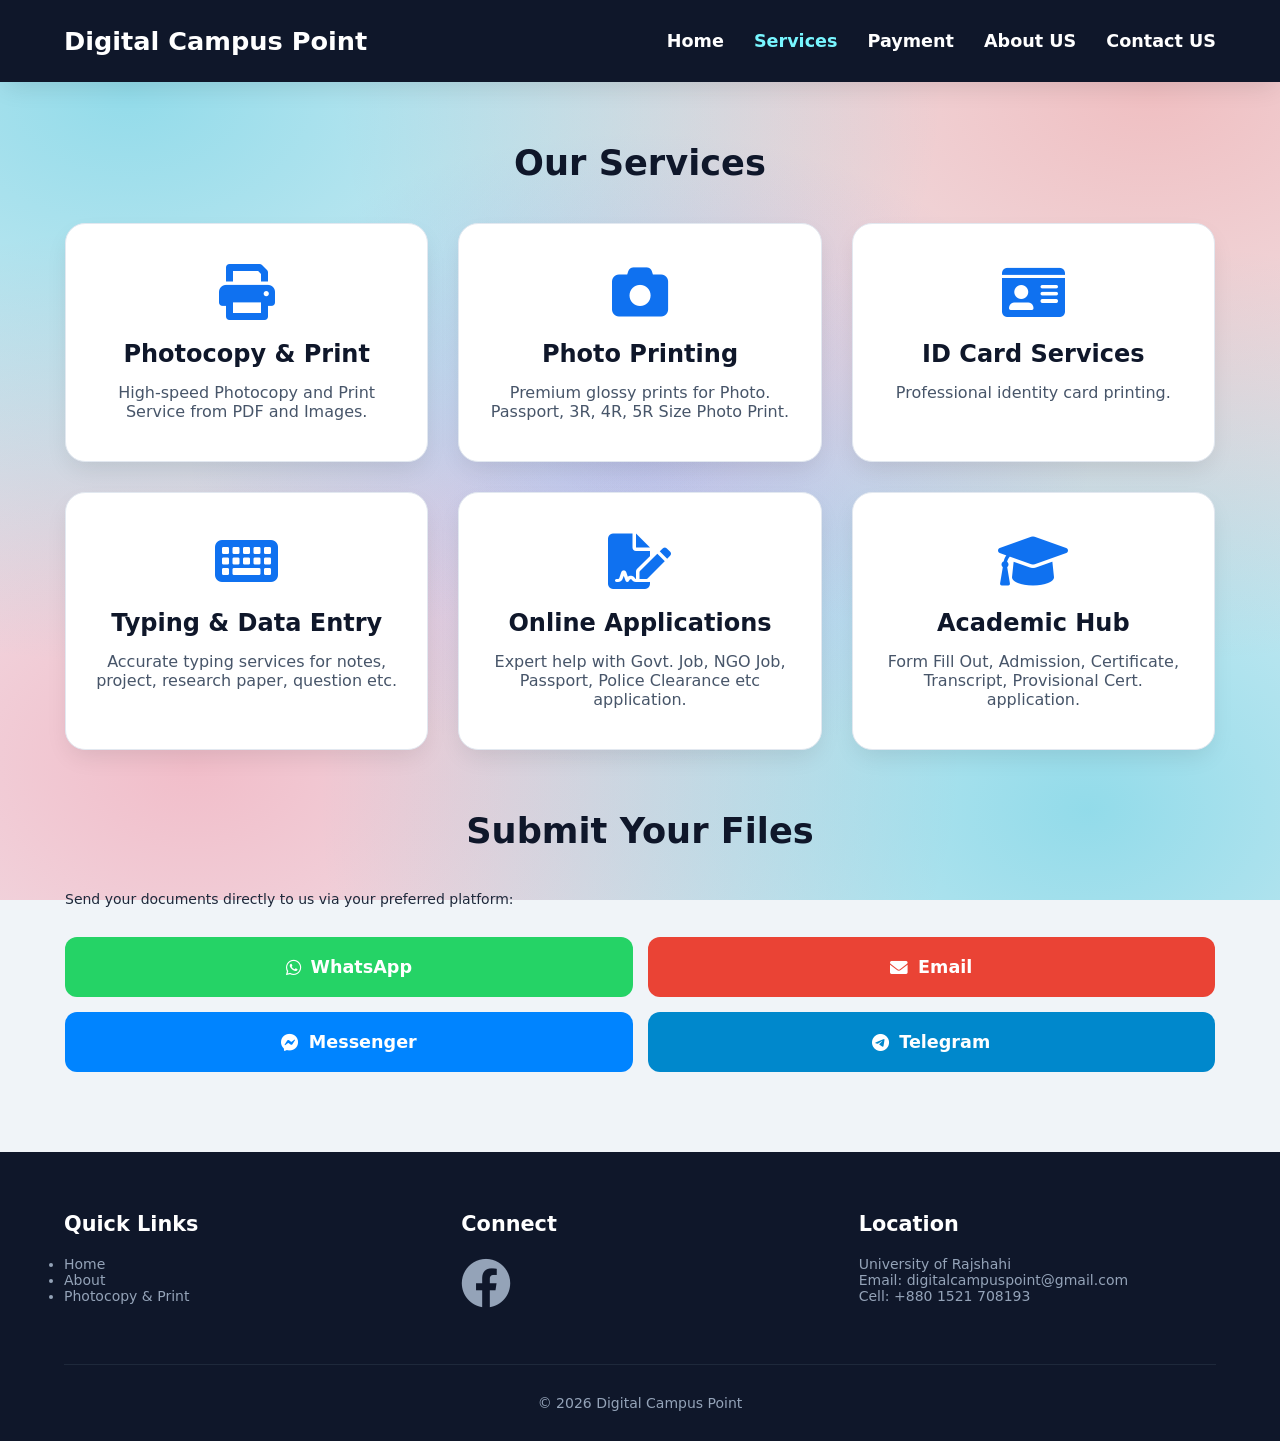
<file: page/services.html>
<!doctypehtml><html lang=en><meta charset=UTF-8><meta content="width=device-width,initial-scale=1"name=viewport><title>Service Information | DCP</title><link href=https://cdnjs.cloudflare.com/ajax/libs/font-awesome/6.0.0/css/all.min.css rel=stylesheet><link href=../style.css rel=stylesheet><link href=../img/favicon.ico rel=icon type=image/x-icon><header><div class=header-container><div class=logo><a href=../index.html style=color:#fff>Digital Campus Point</a></div><div class=menu-toggle id=mobile-menu><span></span><span></span><span></span></div><nav id=navbar><ul class=nav-links><li><a href=../index.html>Home</a><li><a href=services.html style=color:#78f6ff>Services</a><li><a href=payment.html>Payment</a><li><a href=about_us.html>About US</a><li><a href=contact_us.html>Contact US</a></ul></nav></div></header><main class=container><section id=services><h2 class=section-title>Our Services</h2><div class=grid><a href=../services/copy_print.html class=card-link><div class=card><i class="fas service-icon fa-print"></i><h3>Photocopy & Print</h3><p>High-speed Photocopy and Print Service from PDF and Images.</div></a><a href=../services/photo_print.html class=card-link><div class=card><i class="fas service-icon fa-camera"></i><h3>Photo Printing</h3><p>Premium glossy prints for Photo.<br>Passport, 3R, 4R, 5R Size Photo Print.</div></a><a href=../services/id_card.html class=card-link><div class=card><i class="fas service-icon fa-id-card"></i><h3>ID Card Services</h3><p>Professional identity card printing.</div></a><a href=../services/typing.html class=card-link><div class=card><i class="fas service-icon fa-keyboard"></i><h3>Typing & Data Entry</h3><p>Accurate typing services for notes, project, research paper, question etc.</div></a><a href=../services/online_application.html class=card-link><div class=card><i class="fas service-icon fa-file-signature"></i><h3>Online Applications</h3><p>Expert help with Govt. Job, NGO Job, Passport, Police Clearance etc application.</div></a><a href=../services/academic_hub.html class=card-link><div class=card><i class="fas service-icon fa-graduation-cap"></i><h3>Academic Hub</h3><p>Form Fill Out, Admission, Certificate, Transcript, Provisional Cert. application.</div></a></div></section><section id=submit-file class=submit-section><h2 class=section-title>Submit Your Files</h2><p class=submit-subtitle>Send your documents directly to us via your preferred platform:<div class=submit-grid><a href=https://wa.me/+8801521708193 class="submit-card wa"target=_blank><i class="fab fa-whatsapp"></i><span>WhatsApp</span></a><a href="mailto:digitalcampuspoint@gmail.com?subject=File Submission"class="submit-card mail"><i class="fas fa-envelope"></i><span>Email</span></a><a href=https://www.facebook.com/DigitalCampusPoint/ class="submit-card fb"target=_blank><i class="fab fa-facebook-messenger"></i><span>Messenger</span></a><a href=https://t.me/DCP_Support class="submit-card tg"target=_blank><i class="fab fa-telegram-plane"></i><span>Telegram</span></a></div></section></main><footer><div class=footer-container><div class=footer-col><h4>Quick Links</h4><ul><li><a href=../index.html>Home</a><li><a href=about_us.html>About</a><li><a href=../services/copy_print.html>Photocopy & Print</a></ul></div><div class=footer-col><h4>Connect</h4><div class=social-icons><a href=https://www.facebook.com/DigitalCampusPoint/ target=_blank><i class="fab fa-facebook"></i></a></div></div><div class=footer-col id=contact><h4>Location</h4><p>University of Rajshahi<p>Email: digitalcampuspoint@gmail.com<p>Cell: +880 1521 708193</div></div><div class=footer-bottom>© 2026 Digital Campus Point</div></footer><script src=../script.js></script>
</file>
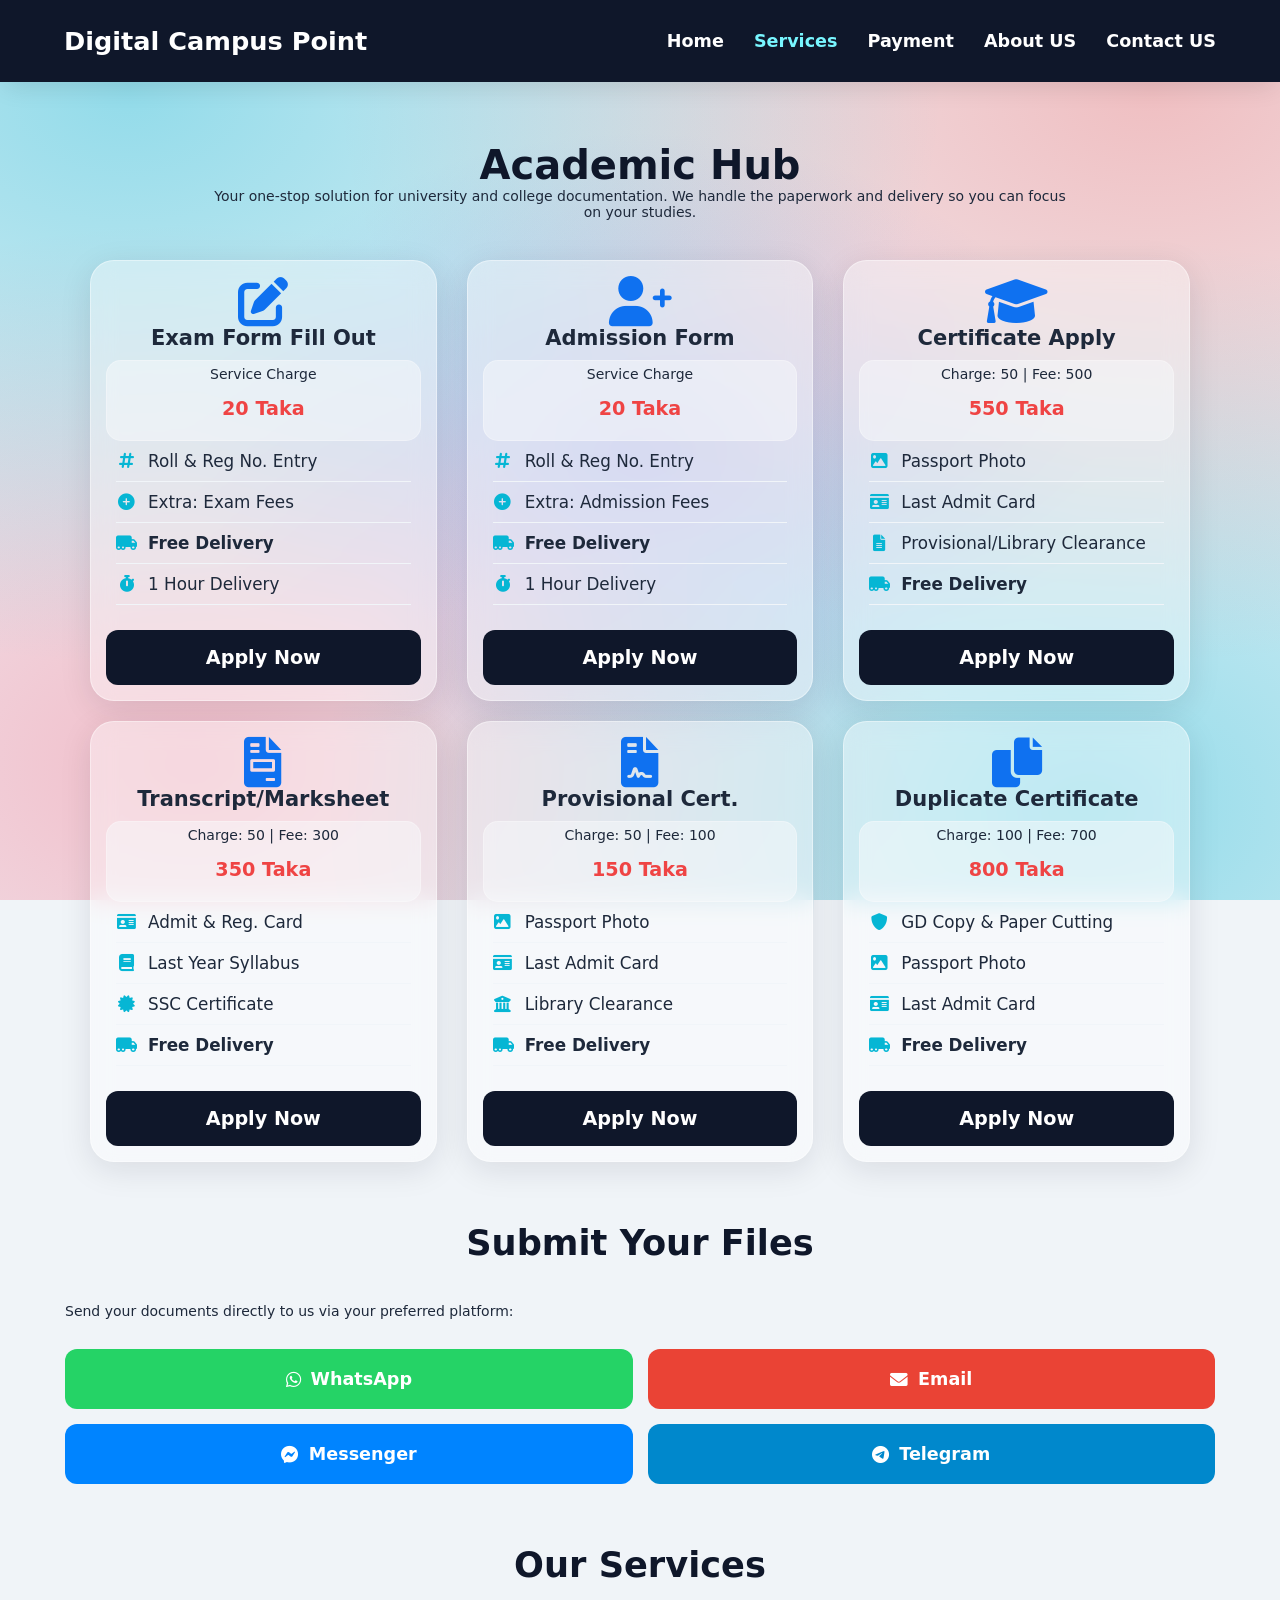
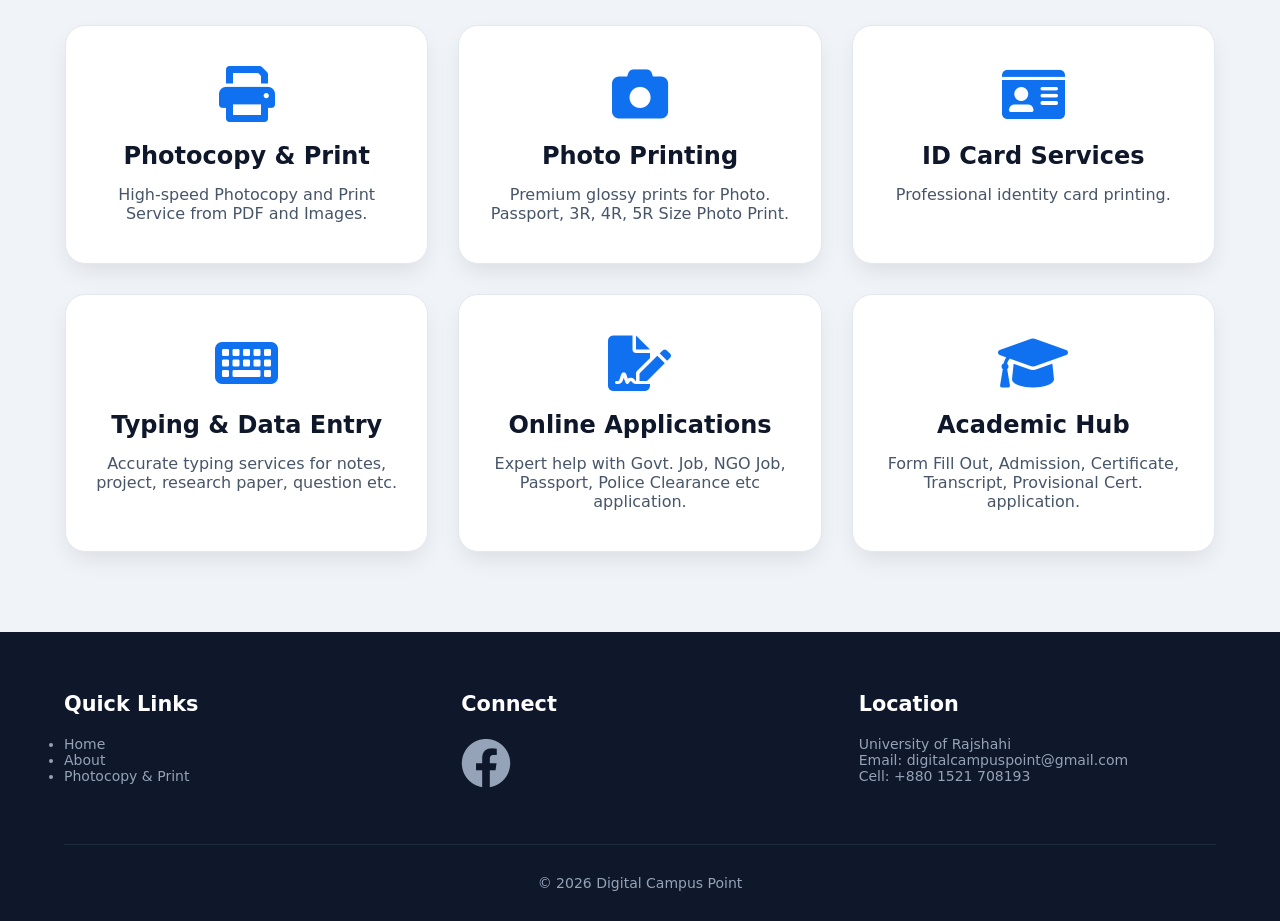
<file: services/academic_hub.html>
﻿<!doctypehtml><html lang=en><meta charset=UTF-8><meta content="width=device-width,initial-scale=1"name=viewport><title>Academic Hub | DCP</title><link href=https://cdnjs.cloudflare.com/ajax/libs/font-awesome/6.0.0/css/all.min.css rel=stylesheet><link href=../style.css rel=stylesheet><link href=../img/favicon.ico rel=icon type=image/x-icon><header><div class=header-container><div class=logo><a href=../index.html style=color:#fff>Digital Campus Point</a></div><div class=menu-toggle id=mobile-menu><span></span><span></span><span></span></div><nav id=navbar><ul class=nav-links><li><a href=../index.html>Home</a><li><a href=../page/services.html style=color:#78f6ff>Services</a><li><a href=../page/payment.html>Payment</a><li><a href=../page/about_us.html>About US</a><li><a href=../page/contact_us.html>Contact US</a></ul></nav></div></header><main class=container><main class=container><div class=header-spacer></div><section id=academic-hub class=pricing-wrap><div class=pricing-header-main><h1>Academic Hub</h1><p>Your one-stop solution for university and college documentation. We handle the paperwork and delivery so you can focus on your studies.</div><div class=pricing-flex-container><div class=service-price-card><div class=card-head><i class="fas fa-edit"></i><h2>Exam Form Fill Out</h2></div><div class=price-box><span class=p-label>Service Charge</span><span class=p-amount>20 Taka</span></div><ul class=benefit-list><li><i class="fas fa-hashtag"></i>Roll & Reg No. Entry<li><i class="fas fa-plus-circle"></i>Extra: Exam Fees<li><i class="fas fa-truck-moving"></i><strong>Free Delivery</strong><li><i class="fas fa-stopwatch"></i>1 Hour Delivery</ul><div class=card-footer><a href=../Order/order.html class=order-btn>Apply Now</a></div></div><div class=service-price-card><div class=card-head><i class="fas fa-user-plus"></i><h2>Admission Form</h2></div><div class=price-box><span class=p-label>Service Charge</span><span class=p-amount>20 Taka</span></div><ul class=benefit-list><li><i class="fas fa-hashtag"></i>Roll & Reg No. Entry<li><i class="fas fa-plus-circle"></i>Extra: Admission Fees<li><i class="fas fa-truck-moving"></i><strong>Free Delivery</strong><li><i class="fas fa-stopwatch"></i>1 Hour Delivery</ul><div class=card-footer><a href=../Order/order.html class=order-btn>Apply Now</a></div></div><div class=service-price-card><div class=card-head><i class="fas fa-graduation-cap"></i><h2>Certificate Apply</h2></div><div class=price-box><span class=p-label>Charge: 50 | Fee: 500</span><span class=p-amount>550 Taka</span></div><ul class=benefit-list><li><i class="fas fa-image"></i>Passport Photo<li><i class="fas fa-id-card"></i>Last Admit Card<li><i class="fas fa-file-alt"></i>Provisional/Library Clearance<li><i class="fas fa-truck-moving"></i><strong>Free Delivery</strong></ul><div class=card-footer><a href=../Order/order.html class=order-btn>Apply Now</a></div></div></div><div class="pricing-flex-container gap"><div class=service-price-card><div class=card-head><i class="fas fa-file-invoice"></i><h2>Transcript/Marksheet</h2></div><div class=price-box><span class=p-label>Charge: 50 | Fee: 300</span><span class=p-amount>350 Taka</span></div><ul class=benefit-list><li><i class="fas fa-id-card"></i>Admit & Reg. Card<li><i class="fas fa-book"></i>Last Year Syllabus<li><i class="fas fa-certificate"></i>SSC Certificate<li><i class="fas fa-truck-moving"></i><strong>Free Delivery</strong></ul><div class=card-footer><a href=../Order/order.html class=order-btn>Apply Now</a></div></div><div class=service-price-card><div class=card-head><i class="fas fa-file-contract"></i><h2>Provisional Cert.</h2></div><div class=price-box><span class=p-label>Charge: 50 | Fee: 100</span><span class=p-amount>150 Taka</span></div><ul class=benefit-list><li><i class="fas fa-image"></i>Passport Photo<li><i class="fas fa-id-card"></i>Last Admit Card<li><i class="fas fa-university"></i>Library Clearance<li><i class="fas fa-truck-moving"></i><strong>Free Delivery</strong></ul><div class=card-footer><a href=order-page.html class=order-btn>Apply Now</a></div></div><div class=service-price-card><div class=card-head><i class="fas fa-copy"></i><h2>Duplicate Certificate</h2></div><div class=price-box><span class=p-label>Charge: 100 | Fee: 700</span><span class=p-amount>800 Taka</span></div><ul class=benefit-list><li><i class="fas fa-shield-alt"></i>GD Copy & Paper Cutting<li><i class="fas fa-image"></i>Passport Photo<li><i class="fas fa-id-card"></i>Last Admit Card<li><i class="fas fa-truck-moving"></i><strong>Free Delivery</strong></ul><div class=card-footer><a href=order-page.html class=order-btn>Apply Now</a></div></div></div></section></main><section id=submit-file class=submit-section><h2 class=section-title>Submit Your Files</h2><p class=submit-subtitle>Send your documents directly to us via your preferred platform:<div class=submit-grid><a href=https://wa.me/+8801410546476 class="submit-card wa"target=_blank><i class="fab fa-whatsapp"></i><span>WhatsApp</span></a><a href="mailto:digitalcampuspoint@gmail.com?subject=File Submission"class="submit-card mail"><i class="fas fa-envelope"></i><span>Email</span></a><a href=https://www.facebook.com/DigitalCampusPoint/ class="submit-card fb"target=_blank><i class="fab fa-facebook-messenger"></i><span>Messenger</span></a><a href=https://t.me/DCP_Support class="submit-card tg"target=_blank><i class="fab fa-telegram-plane"></i><span>Telegram</span></a></div></section><section id=services><h2 class=section-title>Our Services</h2><div class=grid><a href=copy_print.html class=card-link><div class=card><i class="fas service-icon fa-print"></i><h3>Photocopy & Print</h3><p>High-speed Photocopy and Print Service from PDF and Images.</div></a><a href=photo_print.html class=card-link><div class=card><i class="fas service-icon fa-camera"></i><h3>Photo Printing</h3><p>Premium glossy prints for Photo.<br>Passport, 3R, 4R, 5R Size Photo Print.</div></a><a href=id_card.html class=card-link><div class=card><i class="fas service-icon fa-id-card"></i><h3>ID Card Services</h3><p>Professional identity card printing.</div></a><a href=typing.html class=card-link><div class=card><i class="fas service-icon fa-keyboard"></i><h3>Typing & Data Entry</h3><p>Accurate typing services for notes, project, research paper, question etc.</div></a><a href=online_application.html class=card-link><div class=card><i class="fas service-icon fa-file-signature"></i><h3>Online Applications</h3><p>Expert help with Govt. Job, NGO Job, Passport, Police Clearance etc application.</div></a><a href=academic_hub.html class=card-link><div class=card><i class="fas service-icon fa-graduation-cap"></i><h3>Academic Hub</h3><p>Form Fill Out, Admission, Certificate, Transcript, Provisional Cert. application.</div></a></div></section></main><footer><div class=footer-container><div class=footer-col><h4>Quick Links</h4><ul><li><a href=../index.html>Home</a><li><a href=../page/about_us.html>About</a><li><a href=copy_print.html>Photocopy & Print</a></ul></div><div class=footer-col><h4>Connect</h4><div class=social-icons><a href=https://www.facebook.com/DigitalCampusPoint/ target=_blank><i class="fab fa-facebook"></i></a></div></div><div class=footer-col id=contact><h4>Location</h4><p>University of Rajshahi<p>Email: digitalcampuspoint@gmail.com<p>Cell: +880 1521 708193</div></div><div class=footer-bottom>© 2026 Digital Campus Point</div></footer><script src=../script.js></script>
</file>
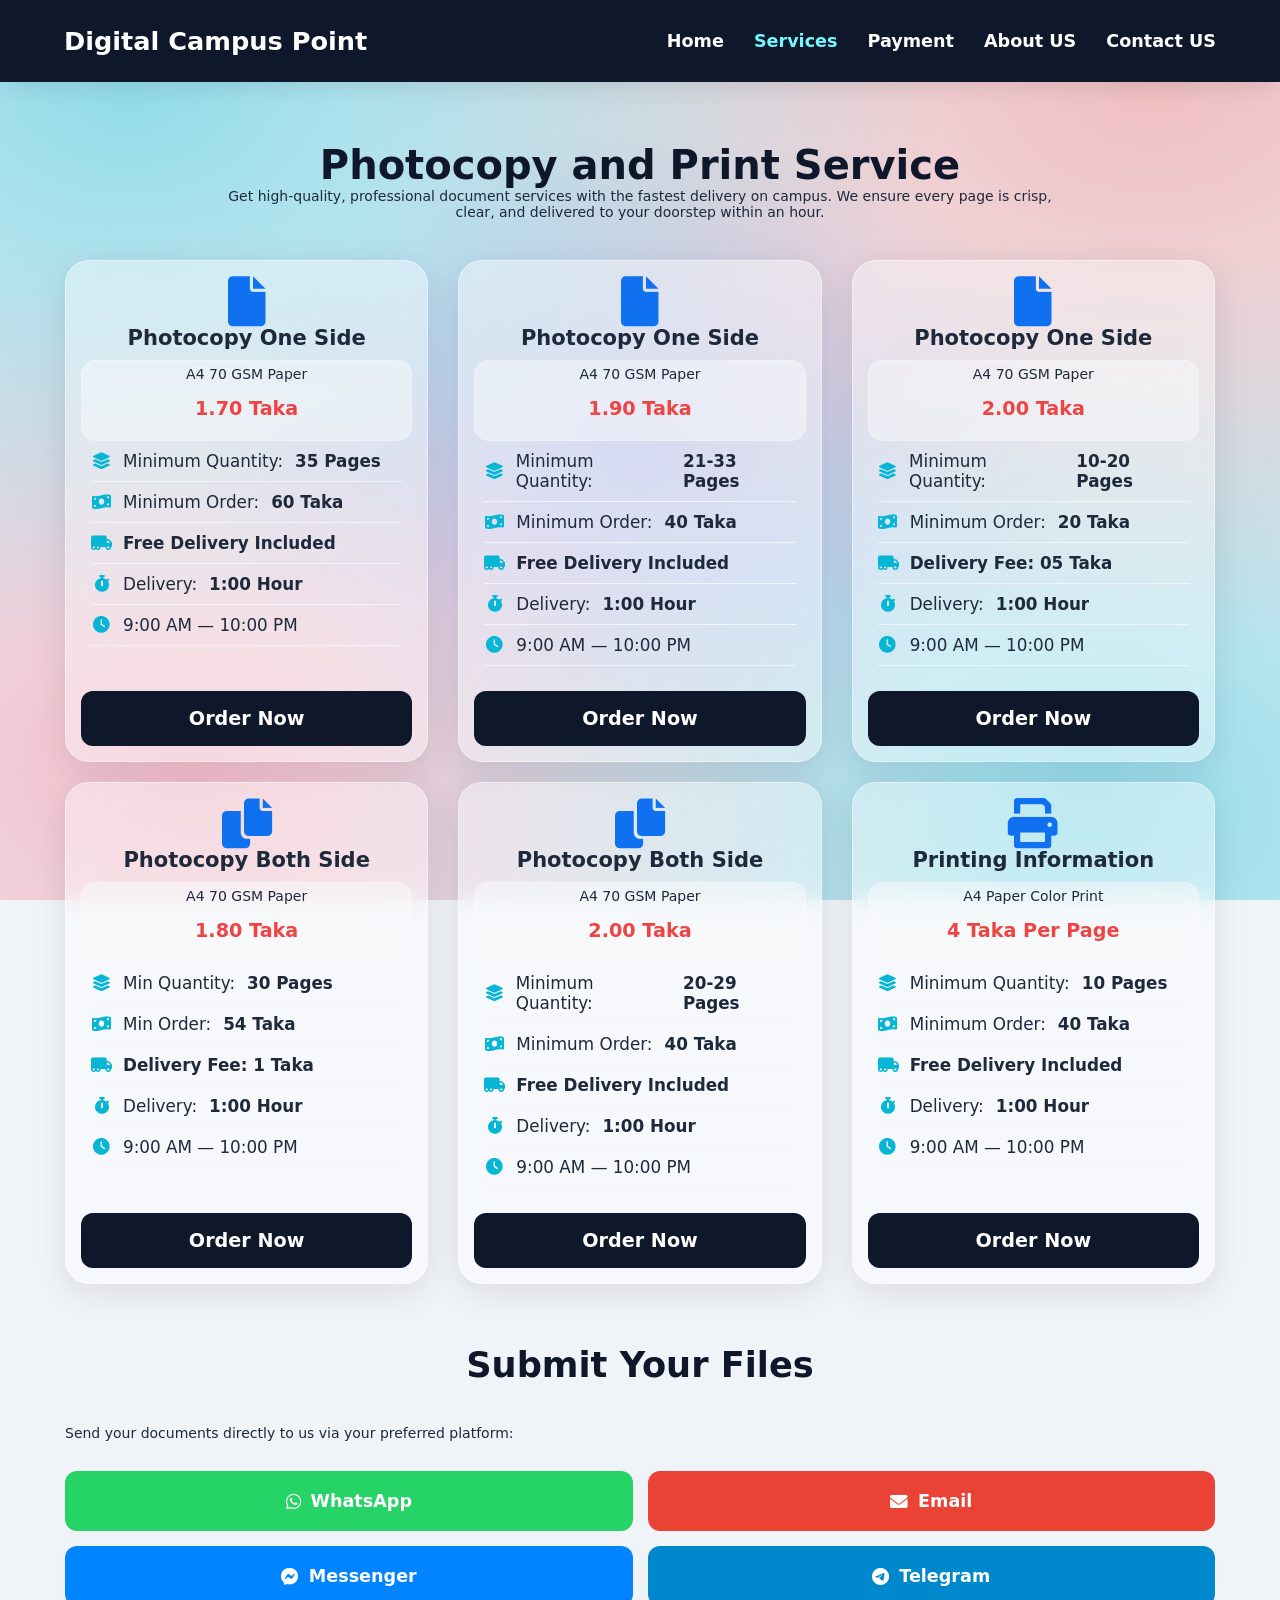
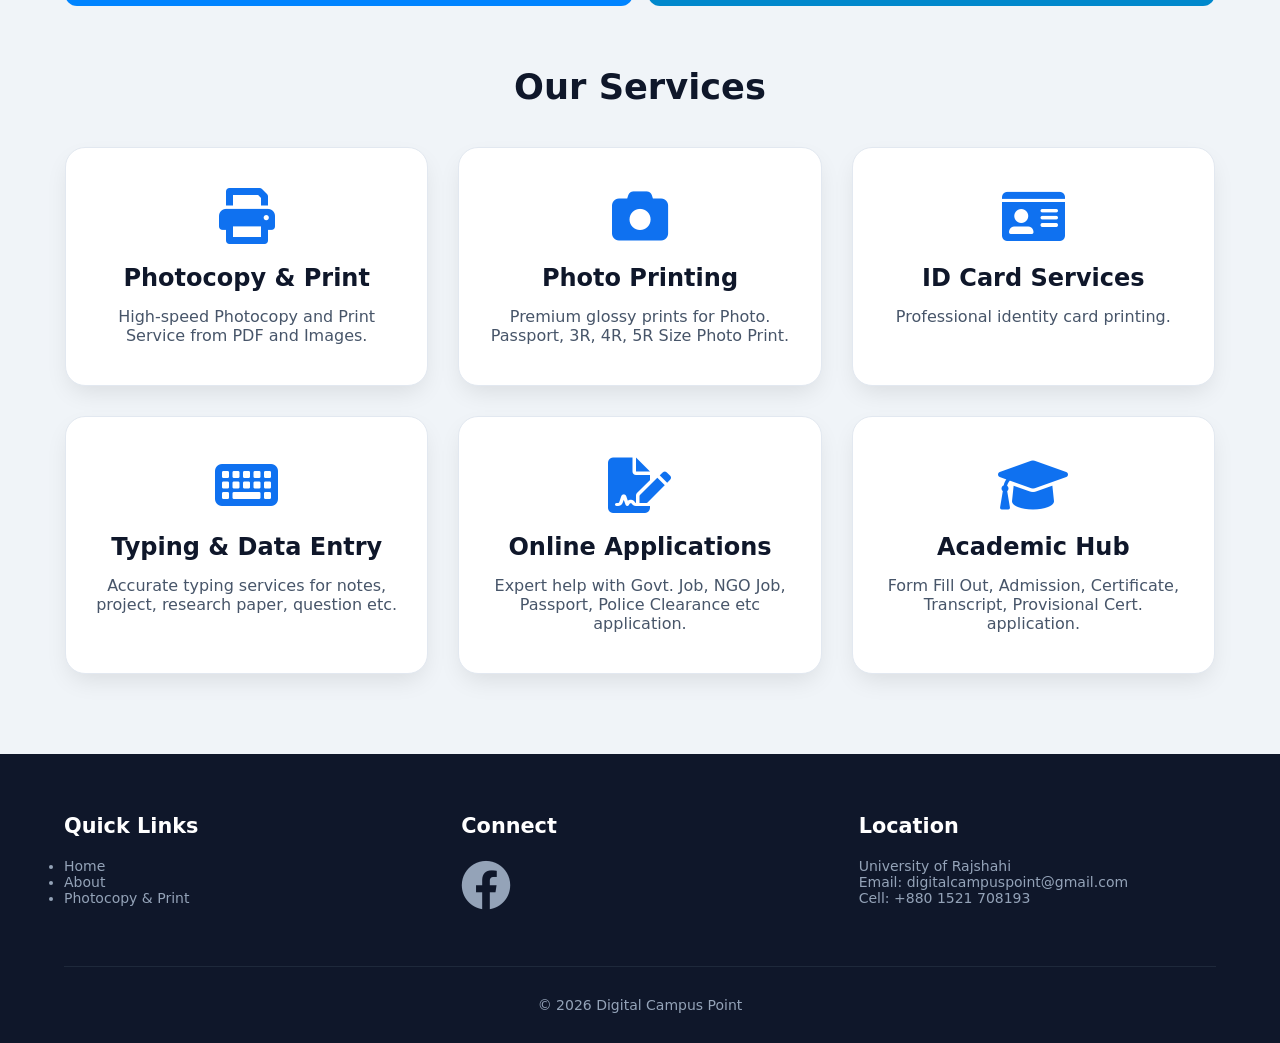
<file: services/copy_print.html>
﻿<!doctypehtml><html lang=en><meta charset=UTF-8><meta content="width=device-width,initial-scale=1"name=viewport><title>Photocopy & Print | DCP</title><link href=https://cdnjs.cloudflare.com/ajax/libs/font-awesome/6.0.0/css/all.min.css rel=stylesheet><link href=../style.css rel=stylesheet><link href=../img/favicon.ico rel=icon type=image/x-icon><header><div class=header-container><div class=logo><a href=../index.html style=color:#fff>Digital Campus Point</a></div><div class=menu-toggle id=mobile-menu><span></span><span></span><span></span></div><nav id=navbar><ul class=nav-links><li><a href=../index.html>Home</a><li><a href=../page/services.html style=color:#78f6ff>Services</a><li><a href=../page/payment.html>Payment</a><li><a href=../page/about_us.html>About US</a><li><a href=../page/contact_us.html>Contact US</a></ul></nav></div></header><main class=container><section id=pricing-details class=pricing-wrap><div class=pricing-header-main><h1>Photocopy and Print Service</h1><p>Get high-quality, professional document services with the fastest delivery on campus. We ensure every page is crisp, clear, and delivered to your doorstep within an hour.</div><div class=pricing-flex-container><div class=service-price-card><div class=card-head><i class="fa-solid fa-file"></i><h2>Photocopy One Side</h2></div><div class=price-row><div class=price-box><span class=p-label>A4 70 GSM Paper</span><span class=p-amount>1.70 Taka</span></div></div><ul class=benefit-list><li><i class="fas fa-layer-group"></i>Minimum Quantity:<strong>35 Pages</strong><li><i class="fas fa-money-bill-wave"></i>Minimum Order:<strong>60 Taka</strong><li><i class="fas fa-truck-moving"></i><strong>Free Delivery Included</strong><li><i class="fas fa-stopwatch"></i>Delivery:<strong>1:00 Hour</strong><li><i class="fas fa-clock"></i>9:00 AM — 10:00 PM</ul><div class=card-footer><a href=../Order/order.html class=order-btn>Order Now</a></div></div><div class=service-price-card><div class=card-head><i class="fa-solid fa-file"></i><h2>Photocopy One Side</h2></div><div class=price-row><div class=price-box><span class=p-label>A4 70 GSM Paper</span><span class=p-amount>1.90 Taka</span></div></div><ul class=benefit-list><li><i class="fas fa-layer-group"></i>Minimum Quantity:<strong>21-33 Pages</strong><li><i class="fas fa-money-bill-wave"></i>Minimum Order:<strong>40 Taka</strong><li><i class="fas fa-truck-moving"></i><strong>Free Delivery Included</strong><li><i class="fas fa-stopwatch"></i>Delivery:<strong>1:00 Hour</strong><li><i class="fas fa-clock"></i>9:00 AM — 10:00 PM</ul><div class=card-footer><a href=../Order/order.html class=order-btn>Order Now</a></div></div><div class=service-price-card><div class=card-head><i class="fa-solid fa-file"></i><h2>Photocopy One Side</h2></div><div class=price-row><div class=price-box><span class=p-label>A4 70 GSM Paper</span><span class=p-amount>2.00 Taka</span></div></div><ul class=benefit-list><li><i class="fas fa-layer-group"></i>Minimum Quantity:<strong>10-20 Pages</strong><li><i class="fas fa-money-bill-wave"></i>Minimum Order:<strong>20 Taka</strong><li><i class="fas fa-truck-moving"></i><strong>Delivery Fee: 05 Taka</strong><li><i class="fas fa-stopwatch"></i>Delivery:<strong>1:00 Hour</strong><li><i class="fas fa-clock"></i>9:00 AM — 10:00 PM</ul><div class=card-footer><a href=../Order/order.html class=order-btn>Order Now</a></div></div></div><div class="pricing-flex-container gap"><div class=service-price-card><div class=card-head><i class="fas fa-copy"></i><h2>Photocopy Both Side</h2></div><div class=price-row><div class=price-box><span class=p-label>A4 70 GSM Paper</span><span class=p-amount>1.80 Taka</span></div></div><ul class=benefit-list><li><i class="fas fa-layer-group"></i>Min Quantity:<strong>30 Pages</strong><li><i class="fas fa-money-bill-wave"></i>Min Order:<strong>54 Taka</strong><li><i class="fas fa-truck-moving"></i><strong>Delivery Fee: 1 Taka</strong><li><i class="fas fa-stopwatch"></i>Delivery:<strong>1:00 Hour</strong><li><i class="fas fa-clock"></i>9:00 AM — 10:00 PM</ul><div class=card-footer><a href=../Order/order.html class=order-btn>Order Now</a></div></div><div class=service-price-card><div class=card-head><i class="fas fa-copy"></i><h2>Photocopy Both Side</h2></div><div class=price-row><div class=price-box><span class=p-label>A4 70 GSM Paper</span><span class=p-amount>2.00 Taka</span></div></div><ul class=benefit-list><li><i class="fas fa-layer-group"></i>Minimum Quantity:<strong>20-29 Pages</strong><li><i class="fas fa-money-bill-wave"></i>Minimum Order:<strong>40 Taka</strong><li><i class="fas fa-truck-moving"></i><strong>Free Delivery Included</strong><li><i class="fas fa-stopwatch"></i>Delivery:<strong>1:00 Hour</strong><li><i class="fas fa-clock"></i>9:00 AM — 10:00 PM</ul><div class=card-footer><a href=../Order/order.html class=order-btn>Order Now</a></div></div><div class=service-price-card><div class=card-head><i class="fas fa-print"></i><h2>Printing Information</h2></div><div class=price-row><div class="price-box full-box"><span class=p-label>A4 Paper Color Print</span><span class=p-amount>4 Taka Per Page</span></div></div><ul class=benefit-list><li><i class="fas fa-layer-group"></i>Minimum Quantity:<strong>10 Pages</strong><li><i class="fas fa-money-bill-wave"></i>Minimum Order:<strong>40 Taka</strong><li><i class="fas fa-truck-moving"></i><strong>Free Delivery Included</strong><li><i class="fas fa-stopwatch"></i>Delivery:<strong>1:00 Hour</strong><li><i class="fas fa-clock"></i>9:00 AM — 10:00 PM</ul><div class=card-footer><a href=../Order/order.html class=order-btn>Order Now</a></div></div></div></section><section id=submit-file class=submit-section><h2 class=section-title>Submit Your Files</h2><p class=submit-subtitle>Send your documents directly to us via your preferred platform:<div class=submit-grid><a href=https://wa.me/+8801410546476 class="submit-card wa"target=_blank><i class="fab fa-whatsapp"></i><span>WhatsApp</span></a><a href="mailto:digitalcampuspoint@gmail.com?subject=File Submission"class="submit-card mail"><i class="fas fa-envelope"></i><span>Email</span></a><a href=https://www.facebook.com/DigitalCampusPoint/ class="submit-card fb"target=_blank><i class="fab fa-facebook-messenger"></i><span>Messenger</span></a><a href=https://t.me/DCP_Support class="submit-card tg"target=_blank><i class="fab fa-telegram-plane"></i><span>Telegram</span></a></div></section><section id=services><h2 class=section-title>Our Services</h2><div class=grid><a href=copy_print.html class=card-link><div class=card><i class="fas service-icon fa-print"></i><h3>Photocopy & Print</h3><p>High-speed Photocopy and Print Service from PDF and Images.</div></a><a href=photo_print.html class=card-link><div class=card><i class="fas service-icon fa-camera"></i><h3>Photo Printing</h3><p>Premium glossy prints for Photo.<br>Passport, 3R, 4R, 5R Size Photo Print.</div></a><a href=id_card.html class=card-link><div class=card><i class="fas service-icon fa-id-card"></i><h3>ID Card Services</h3><p>Professional identity card printing.</div></a><a href=typing.html class=card-link><div class=card><i class="fas service-icon fa-keyboard"></i><h3>Typing & Data Entry</h3><p>Accurate typing services for notes, project, research paper, question etc.</div></a><a href=online_application.html class=card-link><div class=card><i class="fas service-icon fa-file-signature"></i><h3>Online Applications</h3><p>Expert help with Govt. Job, NGO Job, Passport, Police Clearance etc application.</div></a><a href=academic_hub.html class=card-link><div class=card><i class="fas service-icon fa-graduation-cap"></i><h3>Academic Hub</h3><p>Form Fill Out, Admission, Certificate, Transcript, Provisional Cert. application.</div></a></div></section></main><footer><div class=footer-container><div class=footer-col><h4>Quick Links</h4><ul><li><a href=../index.html>Home</a><li><a href=../page/about_us.html>About</a><li><a href=copy_print.html>Photocopy & Print</a></ul></div><div class=footer-col><h4>Connect</h4><div class=social-icons><a href=https://www.facebook.com/DigitalCampusPoint/ target=_blank><i class="fab fa-facebook"></i></a></div></div><div class=footer-col id=contact><h4>Location</h4><p>University of Rajshahi<p>Email: digitalcampuspoint@gmail.com<p>Cell: +880 1521 708193</div></div><div class=footer-bottom>© 2026 Digital Campus Point</div></footer><script src=../script.js></script>
</file>
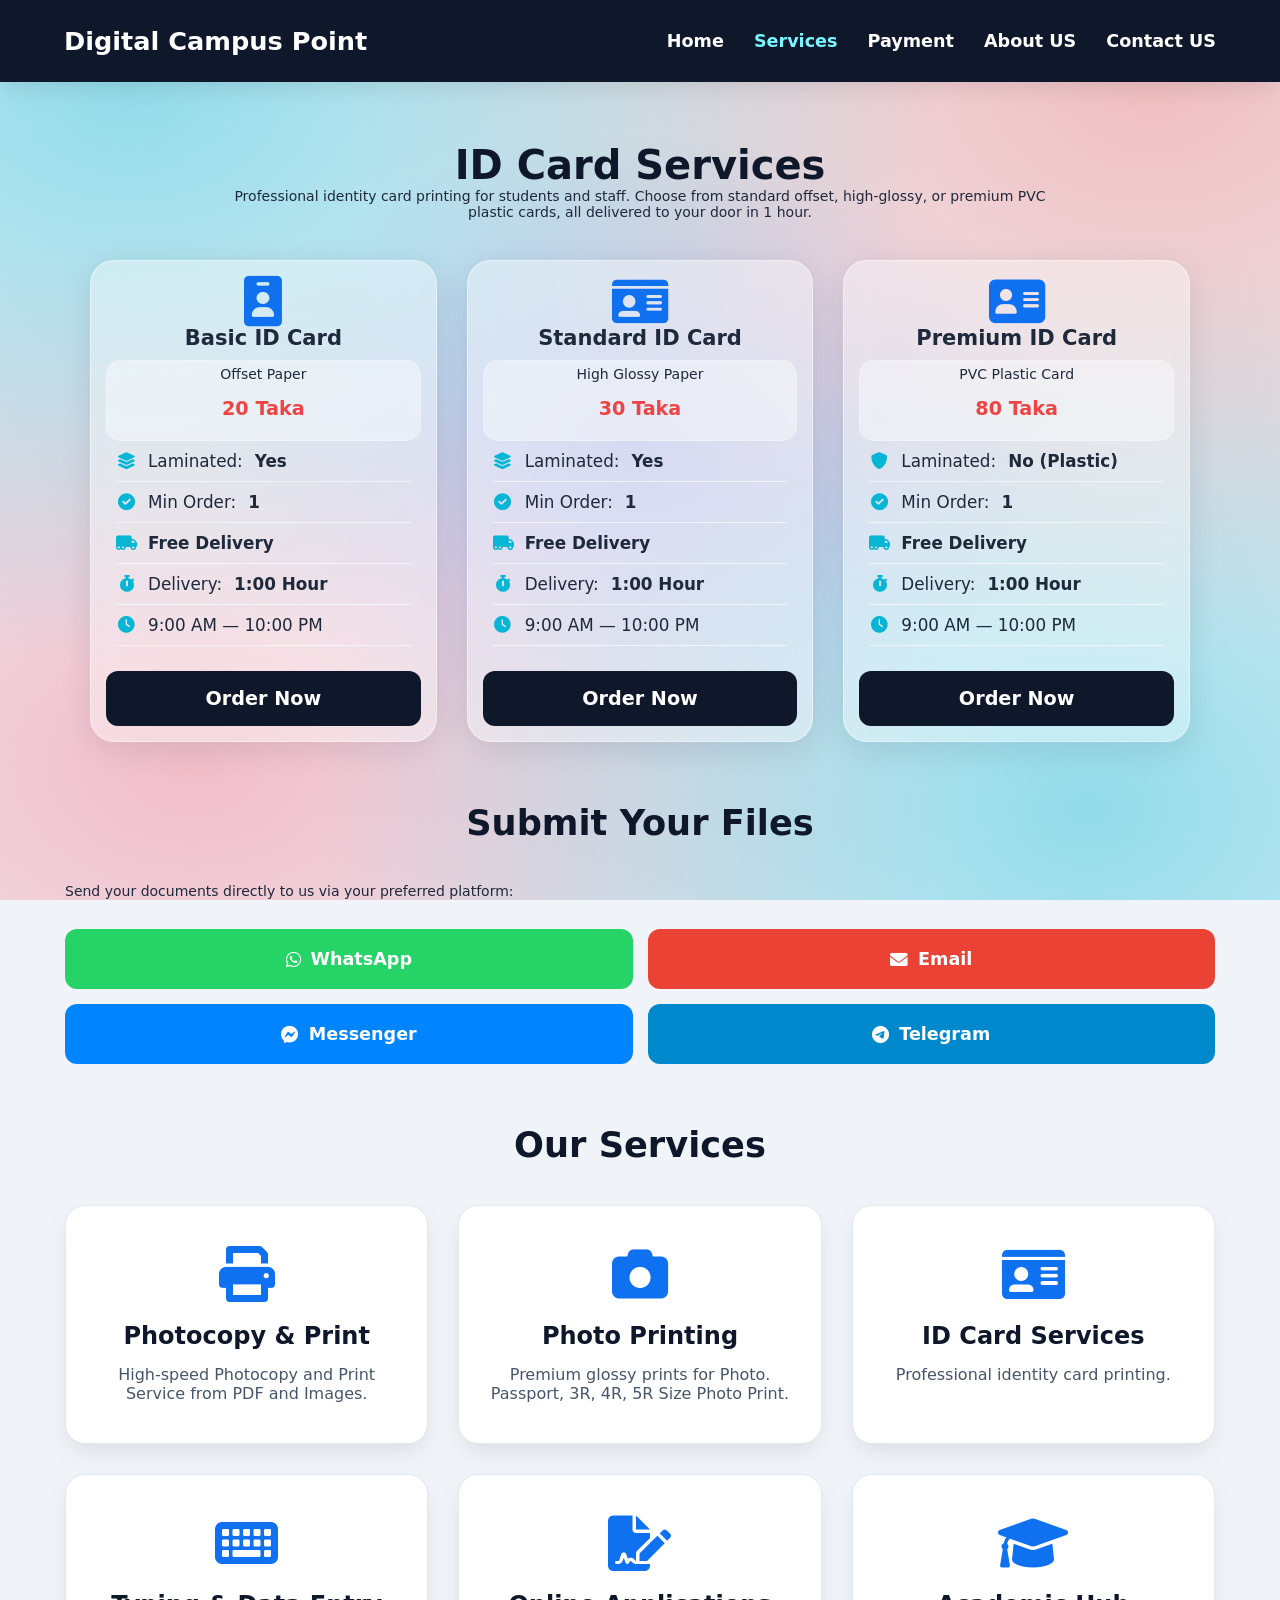
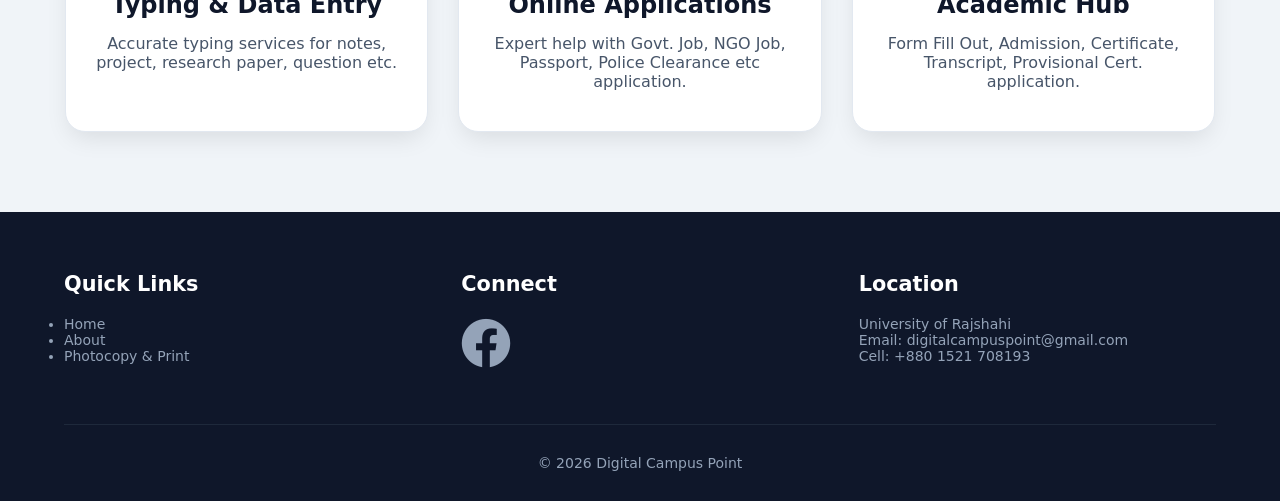
<file: services/id_card.html>
﻿<!doctypehtml><html lang=en><meta charset=UTF-8><meta content="width=device-width,initial-scale=1"name=viewport><title>ID Card | DCP</title><link href=https://cdnjs.cloudflare.com/ajax/libs/font-awesome/6.0.0/css/all.min.css rel=stylesheet><link href=../style.css rel=stylesheet><link href=../img/favicon.ico rel=icon type=image/x-icon><header><div class=header-container><div class=logo><a href=../index.html style=color:#fff>Digital Campus Point</a></div><div class=menu-toggle id=mobile-menu><span></span><span></span><span></span></div><nav id=navbar><ul class=nav-links><li><a href=../index.html>Home</a><li><a href=../page/services.html style=color:#78f6ff>Services</a><li><a href=../page/payment.html>Payment</a><li><a href=../page/about_us.html>About US</a><li><a href=../page/contact_us.html>Contact US</a></ul></nav></div></header><main class=container><main class=container><section id=id-services class=pricing-wrap><div class=pricing-header-main><h1>ID Card Services</h1><p>Professional identity card printing for students and staff. Choose from standard offset, high-glossy, or premium PVC plastic cards, all delivered to your door in 1 hour.</div><div class=pricing-flex-container><div class=service-price-card><div class=card-head><i class="fas fa-id-badge"></i><h2>Basic ID Card</h2></div><div class=price-row><div class="full-box price-box"><span class=p-label>Offset Paper</span><span class=p-amount>20 Taka</span></div></div><ul class=benefit-list><li><i class="fas fa-layer-group"></i>Laminated:<strong>Yes</strong><li><i class="fas fa-check-circle"></i>Min Order:<strong>1</strong><li><i class="fas fa-truck-moving"></i><strong>Free Delivery</strong><li><i class="fas fa-stopwatch"></i>Delivery:<strong>1:00 Hour</strong><li><i class="fas fa-clock"></i>9:00 AM — 10:00 PM</ul><div class=card-footer><a href=../Order/order.html class=order-btn>Order Now</a></div></div><div class=service-price-card><div class=card-head><i class="fas fa-id-card"></i><h2>Standard ID Card</h2></div><div class=price-row><div class="full-box price-box"><span class=p-label>High Glossy Paper</span><span class=p-amount>30 Taka</span></div></div><ul class=benefit-list><li><i class="fas fa-layer-group"></i>Laminated:<strong>Yes</strong><li><i class="fas fa-check-circle"></i>Min Order:<strong>1</strong><li><i class="fas fa-truck-moving"></i><strong>Free Delivery</strong><li><i class="fas fa-stopwatch"></i>Delivery:<strong>1:00 Hour</strong><li><i class="fas fa-clock"></i>9:00 AM — 10:00 PM</ul><div class=card-footer><a href=../Order/order.html class=order-btn>Order Now</a></div></div><div class=service-price-card><div class=card-head><i class="fas fa-address-card"></i><h2>Premium ID Card</h2></div><div class=price-row><div class="full-box price-box"><span class=p-label>PVC Plastic Card</span><span class=p-amount>80 Taka</span></div></div><ul class=benefit-list><li><i class="fas fa-shield-alt"></i>Laminated:<strong>No (Plastic)</strong><li><i class="fas fa-check-circle"></i>Min Order:<strong>1</strong><li><i class="fas fa-truck-moving"></i><strong>Free Delivery</strong><li><i class="fas fa-stopwatch"></i>Delivery:<strong>1:00 Hour</strong><li><i class="fas fa-clock"></i>9:00 AM — 10:00 PM</ul><div class=card-footer><a href=../Order/order.html class=order-btn>Order Now</a></div></div></div></section></main><section id=submit-file class=submit-section><h2 class=section-title>Submit Your Files</h2><p class=submit-subtitle>Send your documents directly to us via your preferred platform:<div class=submit-grid><a href=https://wa.me/+8801410546476 class="submit-card wa"target=_blank><i class="fab fa-whatsapp"></i><span>WhatsApp</span></a><a href="mailto:digitalcampuspoint@gmail.com?subject=File Submission"class="submit-card mail"><i class="fas fa-envelope"></i><span>Email</span></a><a href=https://www.facebook.com/DigitalCampusPoint/ class="submit-card fb"target=_blank><i class="fab fa-facebook-messenger"></i><span>Messenger</span></a><a href=https://t.me/DCP_Support class="submit-card tg"target=_blank><i class="fab fa-telegram-plane"></i><span>Telegram</span></a></div></section><section id=services><h2 class=section-title>Our Services</h2><div class=grid><a href=copy_print.html class=card-link><div class=card><i class="fas service-icon fa-print"></i><h3>Photocopy & Print</h3><p>High-speed Photocopy and Print Service from PDF and Images.</div></a><a href=photo_print.html class=card-link><div class=card><i class="fas service-icon fa-camera"></i><h3>Photo Printing</h3><p>Premium glossy prints for Photo.<br>Passport, 3R, 4R, 5R Size Photo Print.</div></a><a href=id_card.html class=card-link><div class=card><i class="fas service-icon fa-id-card"></i><h3>ID Card Services</h3><p>Professional identity card printing.</div></a><a href=typing.html class=card-link><div class=card><i class="fas service-icon fa-keyboard"></i><h3>Typing & Data Entry</h3><p>Accurate typing services for notes, project, research paper, question etc.</div></a><a href=online_application.html class=card-link><div class=card><i class="fas service-icon fa-file-signature"></i><h3>Online Applications</h3><p>Expert help with Govt. Job, NGO Job, Passport, Police Clearance etc application.</div></a><a href=academic_hub.html class=card-link><div class=card><i class="fas service-icon fa-graduation-cap"></i><h3>Academic Hub</h3><p>Form Fill Out, Admission, Certificate, Transcript, Provisional Cert. application.</div></a></div></section></main><footer><div class=footer-container><div class=footer-col><h4>Quick Links</h4><ul><li><a href=../index.html>Home</a><li><a href=../page/about_us.html>About</a><li><a href=copy_print.html>Photocopy & Print</a></ul></div><div class=footer-col><h4>Connect</h4><div class=social-icons><a href=https://www.facebook.com/DigitalCampusPoint/ target=_blank><i class="fab fa-facebook"></i></a></div></div><div class=footer-col id=contact><h4>Location</h4><p>University of Rajshahi<p>Email: digitalcampuspoint@gmail.com<p>Cell: +880 1521 708193</div></div><div class=footer-bottom>© 2026 Digital Campus Point</div></footer><script src=../script.js></script>
</file>
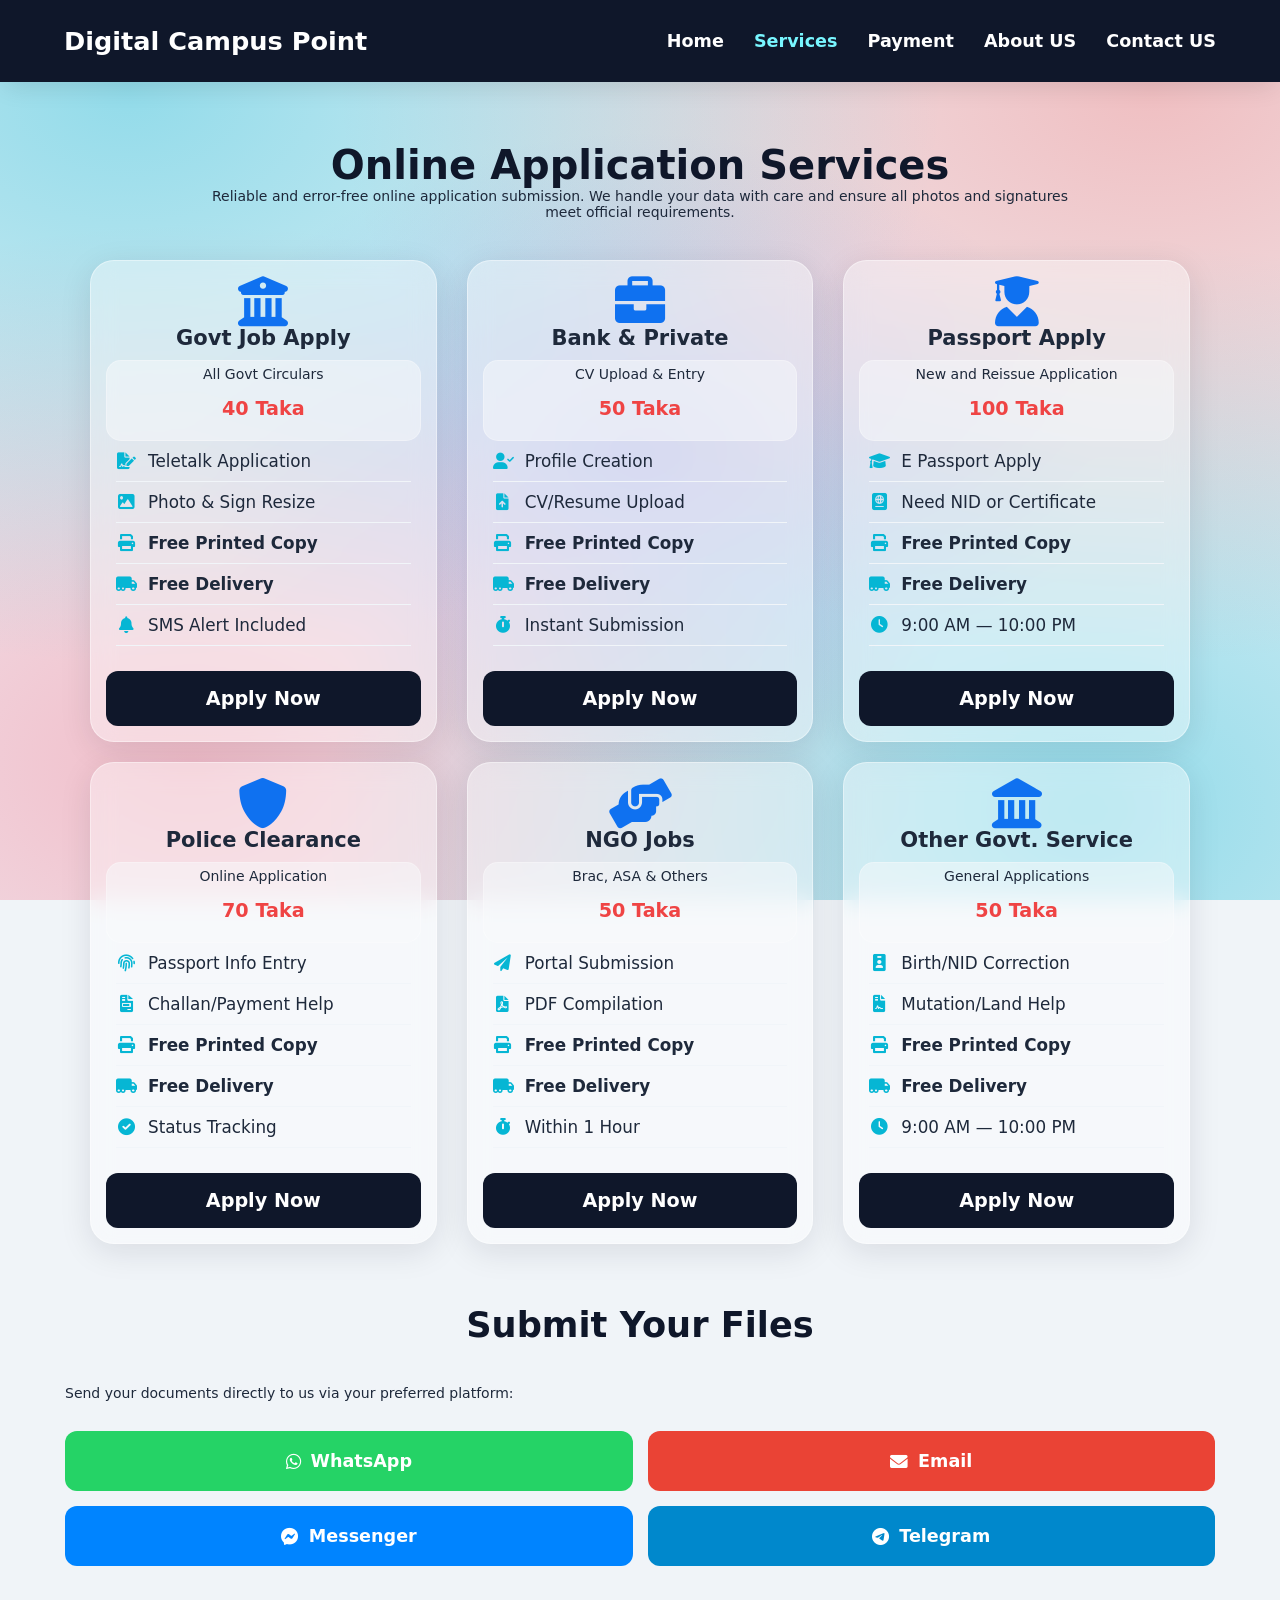
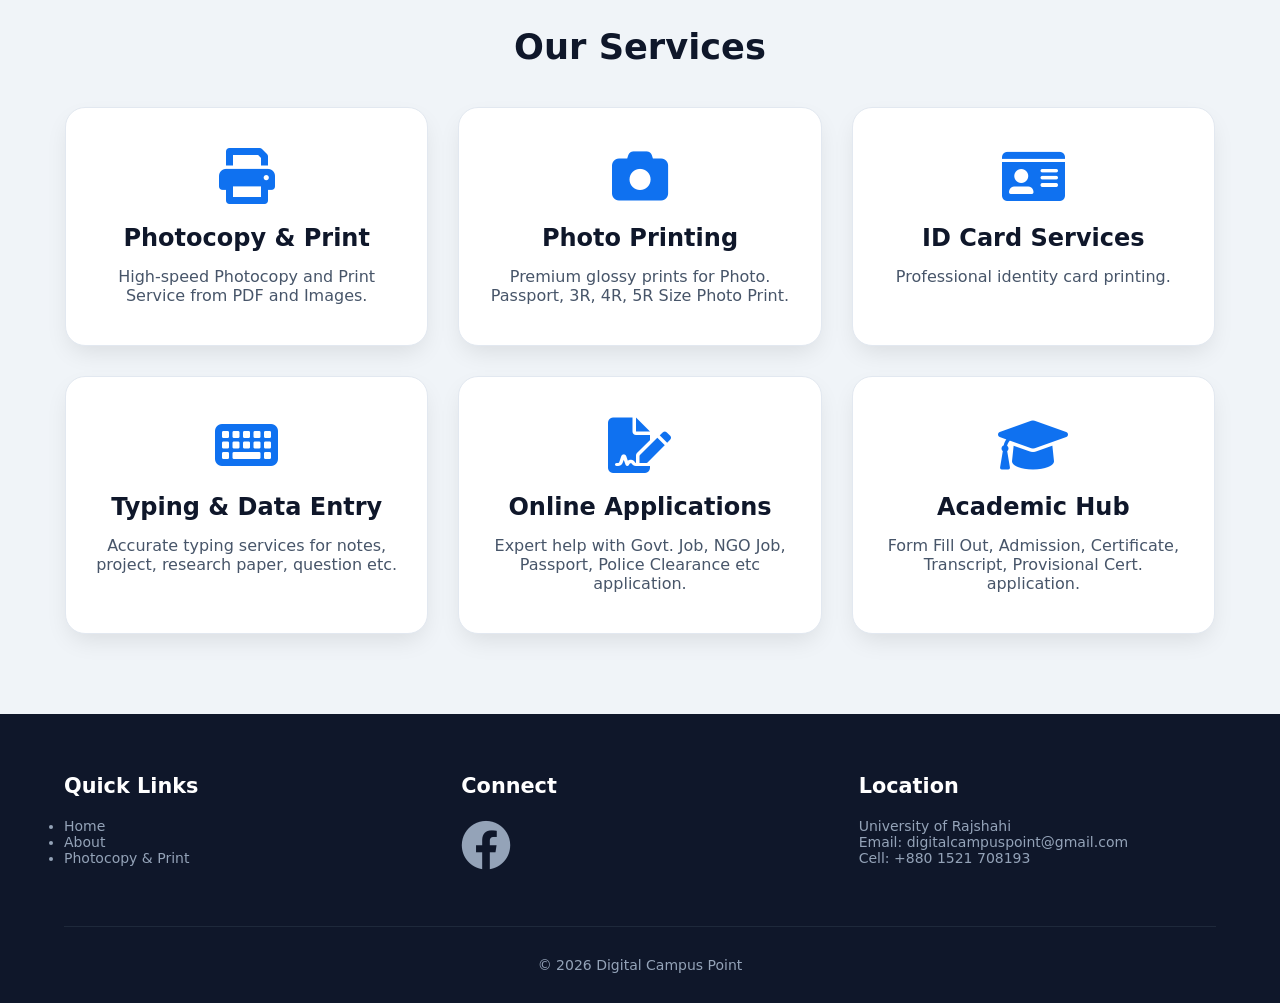
<file: services/online_application.html>
﻿<!doctypehtml><html lang=en><meta charset=UTF-8><meta content="width=device-width,initial-scale=1"name=viewport><title>Online Application | DCP</title><link href=https://cdnjs.cloudflare.com/ajax/libs/font-awesome/6.0.0/css/all.min.css rel=stylesheet><link href=../style.css rel=stylesheet><link href=../img/favicon.ico rel=icon type=image/x-icon><header><div class=header-container><div class=logo><a href=../index.html style=color:#fff>Digital Campus Point</a></div><div class=menu-toggle id=mobile-menu><span></span><span></span><span></span></div><nav id=navbar><ul class=nav-links><li><a href=../index.html>Home</a><li><a href=../page/services.html style=color:#78f6ff>Services</a><li><a href=../page/payment.html>Payment</a><li><a href=../page/about_us.html>About US</a><li><a href=../page/contact_us.html>Contact US</a></ul></nav></div></header><main class=container><main class=container><div class=header-spacer></div><section id=online-job-services class=pricing-wrap><div class=pricing-header-main><h1>Online Application Services</h1><p>Reliable and error-free online application submission. We handle your data with care and ensure all photos and signatures meet official requirements.</div><div class=pricing-flex-container><div class=service-price-card><div class=card-head><i class="fas fa-university"></i><h2>Govt Job Apply</h2></div><div class=price-box><span class=p-label>All Govt Circulars</span><span class=p-amount>40 Taka</span></div><ul class=benefit-list><li><i class="fas fa-file-signature"></i>Teletalk Application<li><i class="fas fa-image"></i>Photo & Sign Resize<li><i class="fas fa-print"></i><strong>Free Printed Copy</strong><li><i class="fas fa-truck-moving"></i><strong>Free Delivery</strong><li><i class="fas fa-bell"></i>SMS Alert Included</ul><div class=card-footer><a href=../Order/order.html class=order-btn>Apply Now</a></div></div><div class=service-price-card><div class=card-head><i class="fas fa-briefcase"></i><h2>Bank & Private</h2></div><div class=price-box><span class=p-label>CV Upload & Entry</span><span class=p-amount>50 Taka</span></div><ul class=benefit-list><li><i class="fas fa-user-check"></i>Profile Creation<li><i class="fas fa-file-upload"></i>CV/Resume Upload<li><i class="fas fa-print"></i><strong>Free Printed Copy</strong><li><i class="fas fa-truck-moving"></i><strong>Free Delivery</strong><li><i class="fas fa-stopwatch"></i>Instant Submission</ul><div class=card-footer><a href=../Order/order.html class=order-btn>Apply Now</a></div></div><div class=service-price-card><div class=card-head><i class="fas fa-user-graduate"></i><h2>Passport Apply</h2></div><div class=price-box><span class=p-label>New and Reissue Application</span><span class=p-amount>100 Taka</span></div><ul class=benefit-list><li><i class="fas fa-graduation-cap"></i>E Passport Apply<li><i class="fas fa-passport"></i>Need NID or Certificate<li><i class="fas fa-print"></i><strong>Free Printed Copy</strong><li><i class="fas fa-truck-moving"></i><strong>Free Delivery</strong><li><i class="fas fa-clock"></i>9:00 AM — 10:00 PM</ul><div class=card-footer><a href=../Order/order.html class=order-btn>Apply Now</a></div></div></div><div class="pricing-flex-container gap"><div class=service-price-card><div class=card-head><i class="fas fa-shield-alt"></i><h2>Police Clearance</h2></div><div class=price-box><span class=p-label>Online Application</span><span class=p-amount>70 Taka</span></div><ul class=benefit-list><li><i class="fas fa-fingerprint"></i>Passport Info Entry<li><i class="fas fa-file-invoice"></i>Challan/Payment Help<li><i class="fas fa-print"></i><strong>Free Printed Copy</strong><li><i class="fas fa-truck-moving"></i><strong>Free Delivery</strong><li><i class="fas fa-check-circle"></i>Status Tracking</ul><div class=card-footer><a href=../Order/order.html class=order-btn>Apply Now</a></div></div><div class=service-price-card><div class=card-head><i class="fas fa-hands-helping"></i><h2>NGO Jobs</h2></div><div class=price-box><span class=p-label>Brac, ASA & Others</span><span class=p-amount>50 Taka</span></div><ul class=benefit-list><li><i class="fas fa-paper-plane"></i>Portal Submission<li><i class="fas fa-file-pdf"></i>PDF Compilation<li><i class="fas fa-print"></i><strong>Free Printed Copy</strong><li><i class="fas fa-truck-moving"></i><strong>Free Delivery</strong><li><i class="fas fa-stopwatch"></i>Within 1 Hour</ul><div class=card-footer><a href=../Order/order.html class=order-btn>Apply Now</a></div></div><div class=service-price-card><div class=card-head><i class="fas fa-landmark"></i><h2>Other Govt. Service</h2></div><div class=price-box><span class=p-label>General Applications</span><span class=p-amount>50 Taka</span></div><ul class=benefit-list><li><i class="fas fa-id-badge"></i>Birth/NID Correction<li><i class="fas fa-file-contract"></i>Mutation/Land Help<li><i class="fas fa-print"></i><strong>Free Printed Copy</strong><li><i class="fas fa-truck-moving"></i><strong>Free Delivery</strong><li><i class="fas fa-clock"></i>9:00 AM — 10:00 PM</ul><div class=card-footer><a href=../Order/order.html class=order-btn>Apply Now</a></div></div></div></section></main><section id=submit-file class=submit-section><h2 class=section-title>Submit Your Files</h2><p class=submit-subtitle>Send your documents directly to us via your preferred platform:<div class=submit-grid><a href=https://wa.me/+8801410546476 class="submit-card wa"target=_blank><i class="fab fa-whatsapp"></i><span>WhatsApp</span></a><a href="mailto:digitalcampuspoint@gmail.com?subject=File Submission"class="submit-card mail"><i class="fas fa-envelope"></i><span>Email</span></a><a href=https://www.facebook.com/DigitalCampusPoint/ class="submit-card fb"target=_blank><i class="fab fa-facebook-messenger"></i><span>Messenger</span></a><a href=https://t.me/DCP_Support class="submit-card tg"target=_blank><i class="fab fa-telegram-plane"></i><span>Telegram</span></a></div></section><section id=services><h2 class=section-title>Our Services</h2><div class=grid><a href=copy_print.html class=card-link><div class=card><i class="fas fa-print service-icon"></i><h3>Photocopy & Print</h3><p>High-speed Photocopy and Print Service from PDF and Images.</div></a><a href=photo_print.html class=card-link><div class=card><i class="fas service-icon fa-camera"></i><h3>Photo Printing</h3><p>Premium glossy prints for Photo.<br>Passport, 3R, 4R, 5R Size Photo Print.</div></a><a href=id_card.html class=card-link><div class=card><i class="fas service-icon fa-id-card"></i><h3>ID Card Services</h3><p>Professional identity card printing.</div></a><a href=typing.html class=card-link><div class=card><i class="fas service-icon fa-keyboard"></i><h3>Typing & Data Entry</h3><p>Accurate typing services for notes, project, research paper, question etc.</div></a><a href=online_application.html class=card-link><div class=card><i class="fas service-icon fa-file-signature"></i><h3>Online Applications</h3><p>Expert help with Govt. Job, NGO Job, Passport, Police Clearance etc application.</div></a><a href=academic_hub.html class=card-link><div class=card><i class="fas service-icon fa-graduation-cap"></i><h3>Academic Hub</h3><p>Form Fill Out, Admission, Certificate, Transcript, Provisional Cert. application.</div></a></div></section></main><footer><div class=footer-container><div class=footer-col><h4>Quick Links</h4><ul><li><a href=../index.html>Home</a><li><a href=../page/about_us.html>About</a><li><a href=copy_print.html>Photocopy & Print</a></ul></div><div class=footer-col><h4>Connect</h4><div class=social-icons><a href=https://www.facebook.com/DigitalCampusPoint/ target=_blank><i class="fab fa-facebook"></i></a></div></div><div class=footer-col id=contact><h4>Location</h4><p>University of Rajshahi<p>Email: digitalcampuspoint@gmail.com<p>Cell: +880 1521 708193</div></div><div class=footer-bottom>© 2026 Digital Campus Point</div></footer><script src=../script.js></script>
</file>
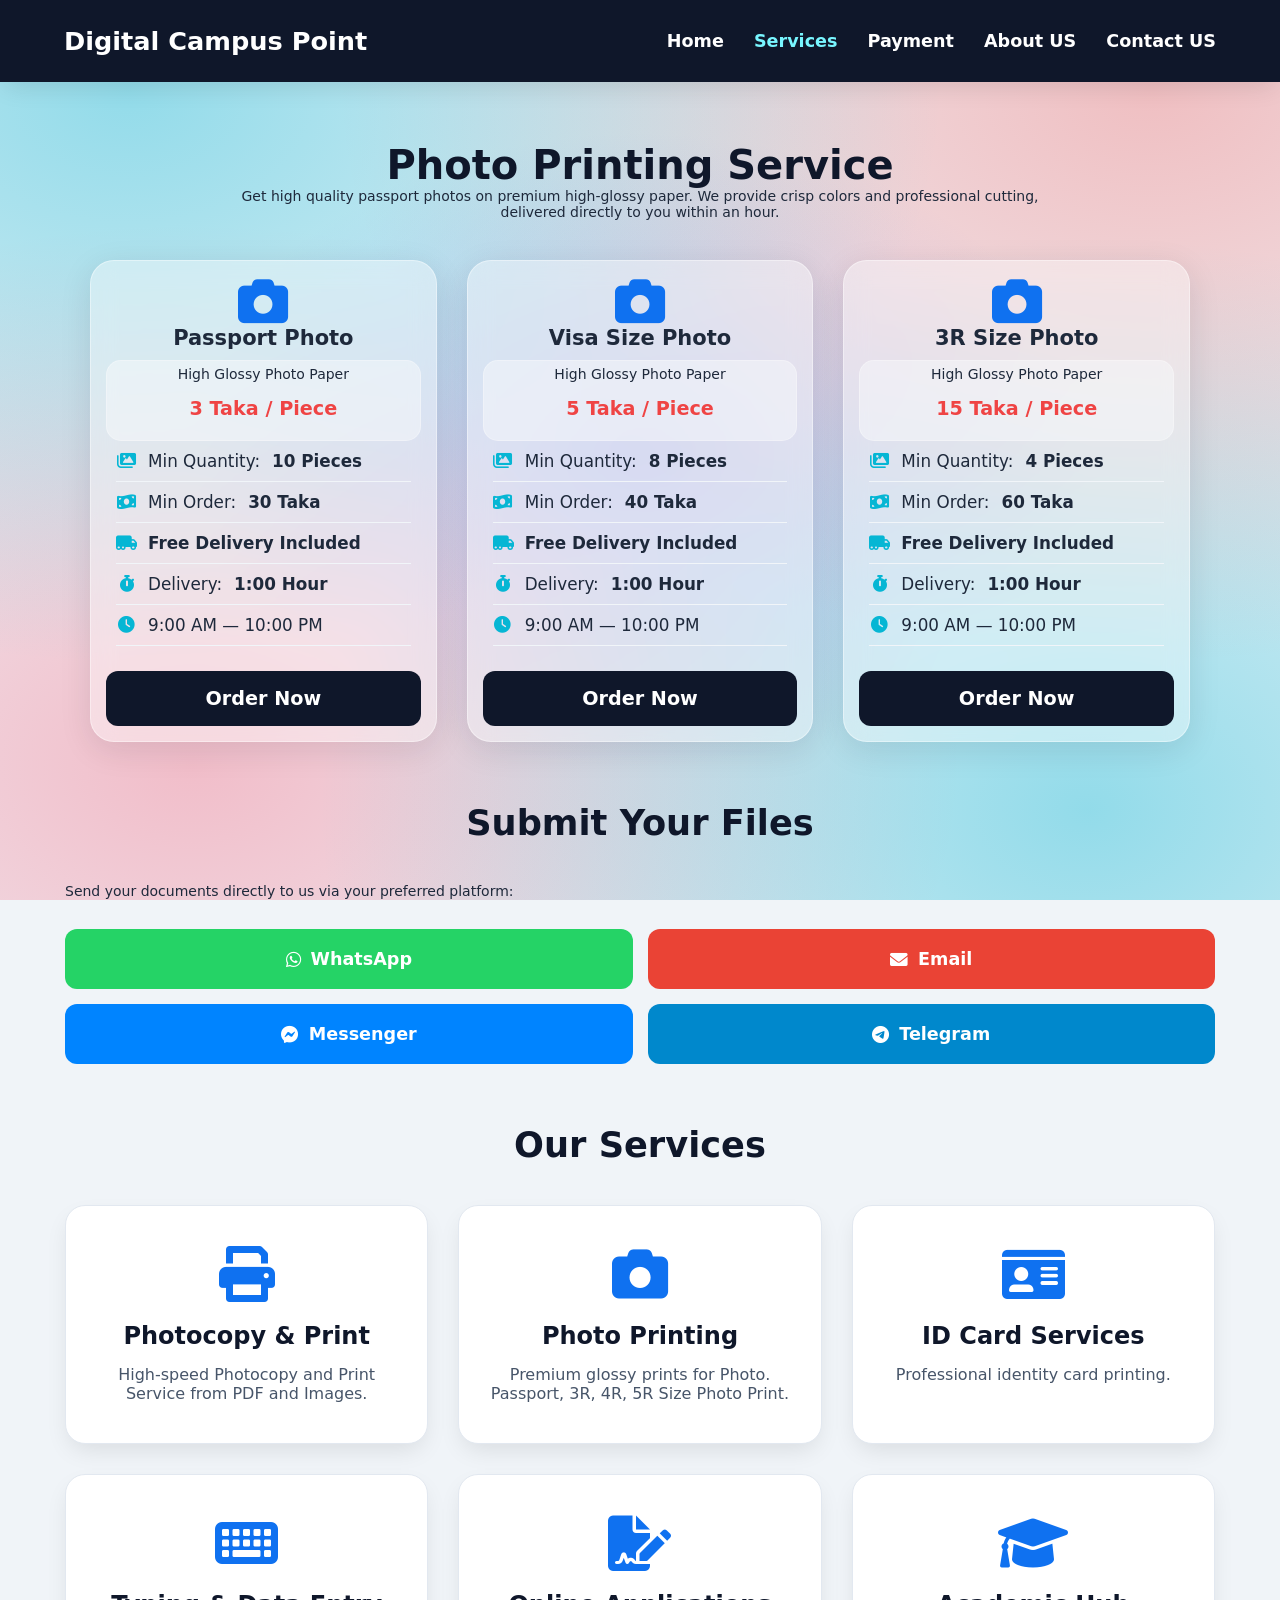
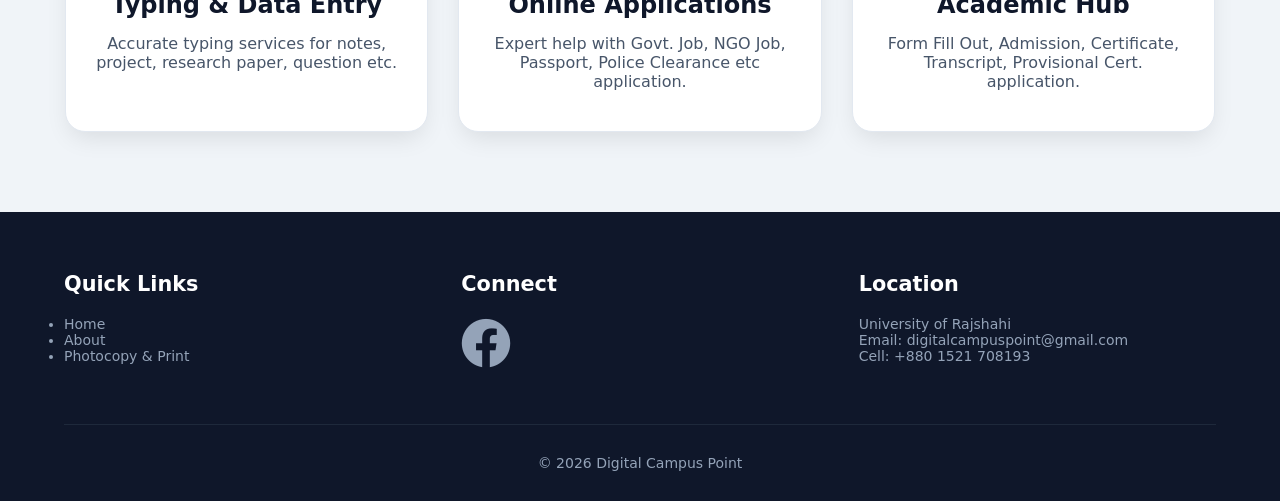
<file: services/photo_print.html>
﻿<!doctypehtml><html lang=en><meta charset=UTF-8><meta content="width=device-width,initial-scale=1"name=viewport><title>Photo Print | DCP</title><link href=https://cdnjs.cloudflare.com/ajax/libs/font-awesome/6.0.0/css/all.min.css rel=stylesheet><link href=../style.css rel=stylesheet><link href=../img/favicon.ico rel=icon type=image/x-icon><header><div class=header-container><div class=logo><a href=../index.html style=color:#fff>Digital Campus Point</a></div><div class=menu-toggle id=mobile-menu><span></span><span></span><span></span></div><nav id=navbar><ul class=nav-links><li><a href=../index.html>Home</a><li><a href=../page/services.html style=color:#78f6ff>Services</a><li><a href=../page/payment.html>Payment</a><li><a href=../page/about_us.html>About US</a><li><a href=../page/contact_us.html>Contact US</a></ul></nav></div></header><main class=container><main class=container><div class=header-spacer></div><section id=photo-pricing class=pricing-wrap><div class=pricing-header-main><h1>Photo Printing Service</h1><p>Get high quality passport photos on premium high-glossy paper. We provide crisp colors and professional cutting, delivered directly to you within an hour.</div><div class=pricing-flex-container><div class=service-price-card><div class=card-head><i class="fas fa-camera"></i><h2>Passport Photo</h2></div><div class=price-row><div class="full-box price-box"><span class=p-label>High Glossy Photo Paper</span><span class=p-amount>3 Taka / Piece</span></div></div><ul class=benefit-list><li><i class="fas fa-images"></i>Min Quantity:<strong>10 Pieces</strong><li><i class="fas fa-money-bill-wave"></i>Min Order:<strong>30 Taka</strong><li><i class="fas fa-truck-moving"></i><strong>Free Delivery Included</strong><li><i class="fas fa-stopwatch"></i>Delivery:<strong>1:00 Hour</strong><li><i class="fas fa-clock"></i>9:00 AM — 10:00 PM</ul><div class=card-footer><a href=../Order/order.html class=order-btn>Order Now</a></div></div><div class=service-price-card><div class=card-head><i class="fas fa-camera"></i><h2>Visa Size Photo</h2></div><div class=price-row><div class="full-box price-box"><span class=p-label>High Glossy Photo Paper</span><span class=p-amount>5 Taka / Piece</span></div></div><ul class=benefit-list><li><i class="fas fa-images"></i>Min Quantity:<strong>8 Pieces</strong><li><i class="fas fa-money-bill-wave"></i>Min Order:<strong>40 Taka</strong><li><i class="fas fa-truck-moving"></i><strong>Free Delivery Included</strong><li><i class="fas fa-stopwatch"></i>Delivery:<strong>1:00 Hour</strong><li><i class="fas fa-clock"></i>9:00 AM — 10:00 PM</ul><div class=card-footer><a href=../Order/order.html class=order-btn>Order Now</a></div></div><div class=service-price-card><div class=card-head><i class="fas fa-camera"></i><h2>3R Size Photo</h2></div><div class=price-row><div class="full-box price-box"><span class=p-label>High Glossy Photo Paper</span><span class=p-amount>15 Taka / Piece</span></div></div><ul class=benefit-list><li><i class="fas fa-images"></i>Min Quantity:<strong>4 Pieces</strong><li><i class="fas fa-money-bill-wave"></i>Min Order:<strong>60 Taka</strong><li><i class="fas fa-truck-moving"></i><strong>Free Delivery Included</strong><li><i class="fas fa-stopwatch"></i>Delivery:<strong>1:00 Hour</strong><li><i class="fas fa-clock"></i>9:00 AM — 10:00 PM</ul><div class=card-footer><a href=../Order/order.html class=order-btn>Order Now</a></div></div></div></section></main><section id=submit-file class=submit-section><h2 class=section-title>Submit Your Files</h2><p class=submit-subtitle>Send your documents directly to us via your preferred platform:<div class=submit-grid><a href=https://wa.me/+8801410546476 class="submit-card wa"target=_blank><i class="fab fa-whatsapp"></i><span>WhatsApp</span></a><a href="mailto:digitalcampuspoint@gmail.com?subject=File Submission"class="submit-card mail"><i class="fas fa-envelope"></i><span>Email</span></a><a href=https://www.facebook.com/DigitalCampusPoint/ class="submit-card fb"target=_blank><i class="fab fa-facebook-messenger"></i><span>Messenger</span></a><a href=https://t.me/DCP_Support class="submit-card tg"target=_blank><i class="fab fa-telegram-plane"></i><span>Telegram</span></a></div></section><section id=services><h2 class=section-title>Our Services</h2><div class=grid><a href=copy_print.html class=card-link><div class=card><i class="fas service-icon fa-print"></i><h3>Photocopy & Print</h3><p>High-speed Photocopy and Print Service from PDF and Images.</div></a><a href=photo_print.html class=card-link><div class=card><i class="fas service-icon fa-camera"></i><h3>Photo Printing</h3><p>Premium glossy prints for Photo.<br>Passport, 3R, 4R, 5R Size Photo Print.</div></a><a href=id_card.html class=card-link><div class=card><i class="fas service-icon fa-id-card"></i><h3>ID Card Services</h3><p>Professional identity card printing.</div></a><a href=typing.html class=card-link><div class=card><i class="fas service-icon fa-keyboard"></i><h3>Typing & Data Entry</h3><p>Accurate typing services for notes, project, research paper, question etc.</div></a><a href=online_application.html class=card-link><div class=card><i class="fas service-icon fa-file-signature"></i><h3>Online Applications</h3><p>Expert help with Govt. Job, NGO Job, Passport, Police Clearance etc application.</div></a><a href=academic_hub.html class=card-link><div class=card><i class="fas service-icon fa-graduation-cap"></i><h3>Academic Hub</h3><p>Form Fill Out, Admission, Certificate, Transcript, Provisional Cert. application.</div></a></div></section></main><footer><div class=footer-container><div class=footer-col><h4>Quick Links</h4><ul><li><a href=../index.html>Home</a><li><a href=../page/about_us.html>About</a><li><a href=copy_print.html>Photocopy & Print</a></ul></div><div class=footer-col><h4>Connect</h4><div class=social-icons><a href=https://www.facebook.com/DigitalCampusPoint/ target=_blank><i class="fab fa-facebook"></i></a></div></div><div class=footer-col id=contact><h4>Location</h4><p>University of Rajshahi<p>Email: digitalcampuspoint@gmail.com<p>Cell: +880 1521 708193</div></div><div class=footer-bottom>© 2026 Digital Campus Point</div></footer><script src=../script.js></script>
</file>
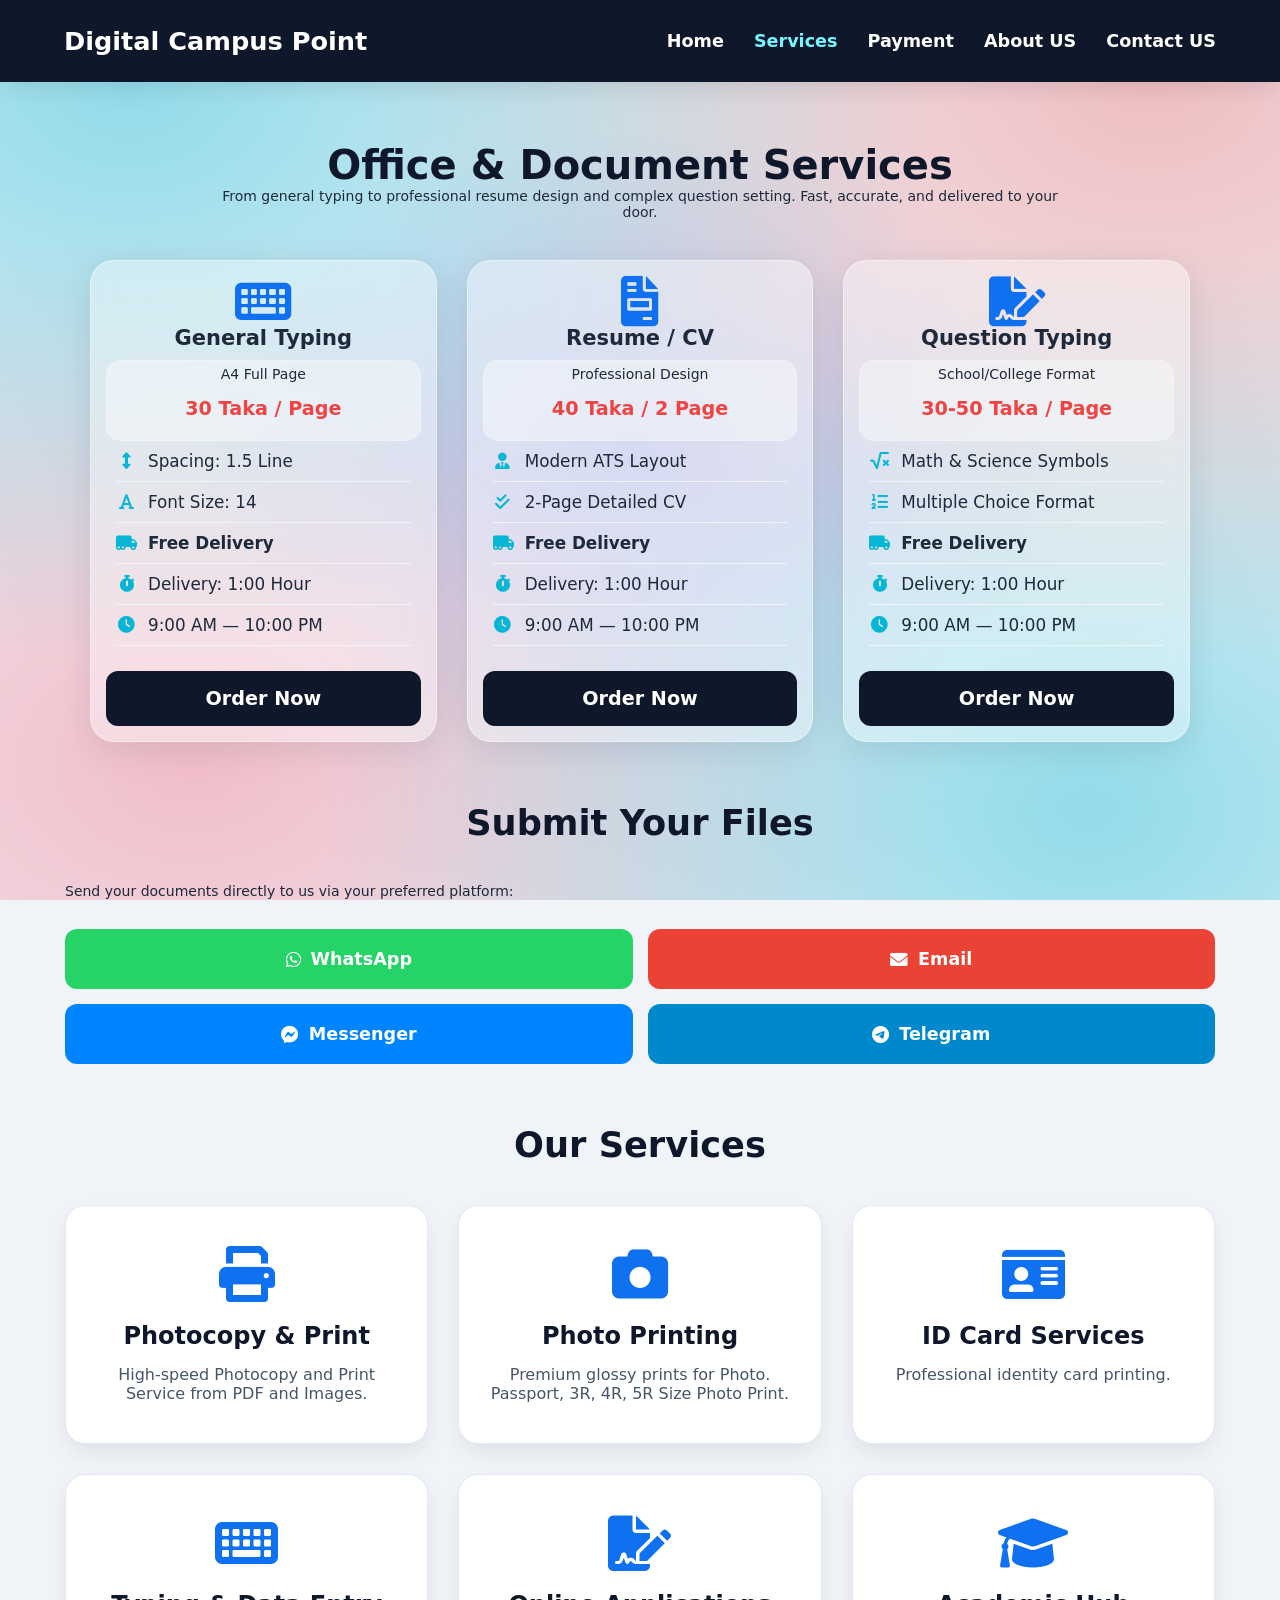
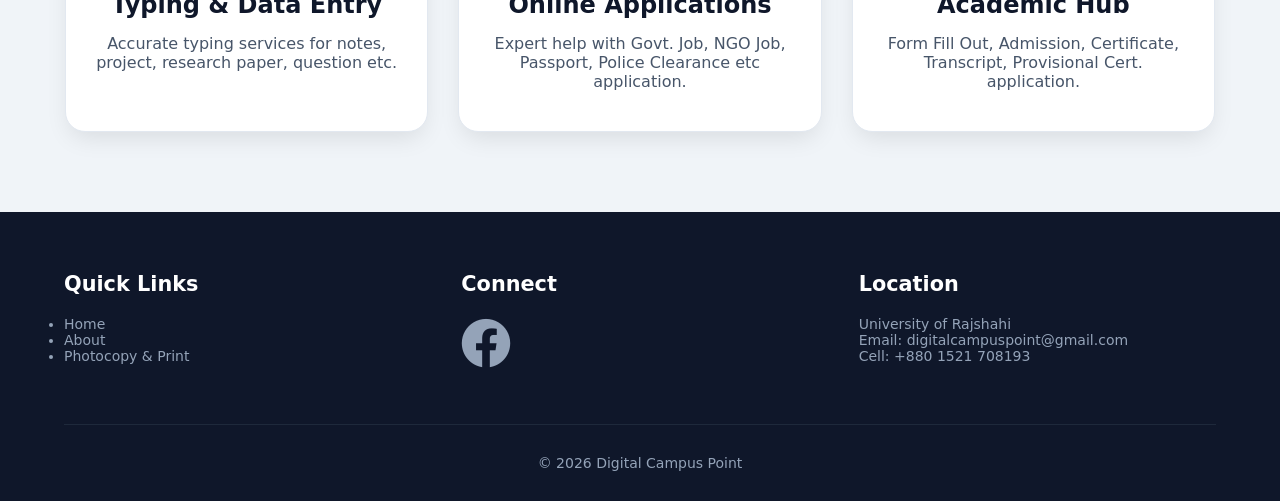
<file: services/typing.html>
﻿<!doctypehtml><html lang=en><meta charset=UTF-8><meta content="width=device-width,initial-scale=1"name=viewport><title>Office & Document Services | DCP</title><link href=https://cdnjs.cloudflare.com/ajax/libs/font-awesome/6.0.0/css/all.min.css rel=stylesheet><link href=../style.css rel=stylesheet><link href=../img/favicon.ico rel=icon type=image/x-icon><header><div class=header-container><div class=logo><a href=../index.html style=color:#fff>Digital Campus Point</a></div><div class=menu-toggle id=mobile-menu><span></span><span></span><span></span></div><nav id=navbar><ul class=nav-links><li><a href=../index.html>Home</a><li><a href=../page/services.html style=color:#78f6ff>Services</a><li><a href=../page/payment.html>Payment</a><li><a href=../page/about_us.html>About US</a><li><a href=../page/contact_us.html>Contact US</a></ul></nav></div></header><main class=container><main class=container><div class=header-spacer></div><section id=office-services class=pricing-wrap><div class=pricing-header-main><h1>Office & Document Services</h1><p>From general typing to professional resume design and complex question setting. Fast, accurate, and delivered to your door.</div><div class=pricing-flex-container><div class=service-price-card><div class=card-head><i class="fas fa-keyboard"></i><h2>General Typing</h2></div><div class=price-row><div class="full-box price-box"><span class=p-label>A4 Full Page</span><span class=p-amount>30 Taka / Page</span></div></div><ul class=benefit-list><li><i class="fas fa-arrows-alt-v"></i>Spacing: 1.5 Line<li><i class="fas fa-font"></i>Font Size: 14<li><i class="fas fa-truck-moving"></i><strong>Free Delivery</strong><li><i class="fas fa-stopwatch"></i>Delivery: 1:00 Hour<li><i class="fas fa-clock"></i>9:00 AM — 10:00 PM</ul><div class=card-footer><a href=../Order/order.html class=order-btn>Order Now</a></div></div><div class=service-price-card><div class=card-head><i class="fas fa-file-invoice"></i><h2>Resume / CV</h2></div><div class=price-row><div class="full-box price-box"><span class=p-label>Professional Design</span><span class=p-amount>40 Taka / 2 Page</span></div></div><ul class=benefit-list><li><i class="fas fa-user-tie"></i>Modern ATS Layout<li><i class="fas fa-check-double"></i>2-Page Detailed CV<li><i class="fas fa-truck-moving"></i><strong>Free Delivery</strong><li><i class="fas fa-stopwatch"></i>Delivery: 1:00 Hour<li><i class="fas fa-clock"></i>9:00 AM — 10:00 PM</ul><div class=card-footer><a href=../Order/order.html class=order-btn>Order Now</a></div></div><div class=service-price-card><div class=card-head><i class="fas fa-file-signature"></i><h2>Question Typing</h2></div><div class=price-row><div class="full-box price-box"><span class=p-label>School/College Format</span><span class=p-amount>30-50 Taka / Page</span></div></div><ul class=benefit-list><li><i class="fas fa-square-root-alt"></i>Math & Science Symbols<li><i class="fas fa-list-ol"></i>Multiple Choice Format<li><i class="fas fa-truck-moving"></i><strong>Free Delivery</strong><li><i class="fas fa-stopwatch"></i>Delivery: 1:00 Hour<li><i class="fas fa-clock"></i>9:00 AM — 10:00 PM</ul><div class=card-footer><a href=../Order/order.html class=order-btn>Order Now</a></div></div></div></section></main><section id=submit-file class=submit-section><h2 class=section-title>Submit Your Files</h2><p class=submit-subtitle>Send your documents directly to us via your preferred platform:<div class=submit-grid><a href=https://wa.me/+8801410546476 class="submit-card wa"target=_blank><i class="fab fa-whatsapp"></i><span>WhatsApp</span></a><a href="mailto:digitalcampuspoint@gmail.com?subject=File Submission"class="submit-card mail"><i class="fas fa-envelope"></i><span>Email</span></a><a href=https://www.facebook.com/DigitalCampusPoint/ class="submit-card fb"target=_blank><i class="fab fa-facebook-messenger"></i><span>Messenger</span></a><a href=https://t.me/DCP_Support class="submit-card tg"target=_blank><i class="fab fa-telegram-plane"></i><span>Telegram</span></a></div></section><section id=services><h2 class=section-title>Our Services</h2><div class=grid><a href=copy_print.html class=card-link><div class=card><i class="fas service-icon fa-print"></i><h3>Photocopy & Print</h3><p>High-speed Photocopy and Print Service from PDF and Images.</div></a><a href=photo_print.html class=card-link><div class=card><i class="fas service-icon fa-camera"></i><h3>Photo Printing</h3><p>Premium glossy prints for Photo.<br>Passport, 3R, 4R, 5R Size Photo Print.</div></a><a href=id_card.html class=card-link><div class=card><i class="fas service-icon fa-id-card"></i><h3>ID Card Services</h3><p>Professional identity card printing.</div></a><a href=typing.html class=card-link><div class=card><i class="fas service-icon fa-keyboard"></i><h3>Typing & Data Entry</h3><p>Accurate typing services for notes, project, research paper, question etc.</div></a><a href=online_application.html class=card-link><div class=card><i class="fas service-icon fa-file-signature"></i><h3>Online Applications</h3><p>Expert help with Govt. Job, NGO Job, Passport, Police Clearance etc application.</div></a><a href=academic_hub.html class=card-link><div class=card><i class="fas service-icon fa-graduation-cap"></i><h3>Academic Hub</h3><p>Form Fill Out, Admission, Certificate, Transcript, Provisional Cert. application.</div></a></div></section></main><footer><div class=footer-container><div class=footer-col><h4>Quick Links</h4><ul><li><a href=../index.html>Home</a><li><a href=../page/about_us.html>About</a><li><a href=copy_print.html>Photocopy & Print</a></ul></div><div class=footer-col><h4>Connect</h4><div class=social-icons><a href=https://www.facebook.com/DigitalCampusPoint/ target=_blank><i class="fab fa-facebook"></i></a></div></div><div class=footer-col id=contact><h4>Location</h4><p>University of Rajshahi<p>Email: digitalcampuspoint@gmail.com<p>Cell: +880 1521 708193</div></div><div class=footer-bottom>© 2026 Digital Campus Point</div></footer><script src=../script.js></script>
</file>
